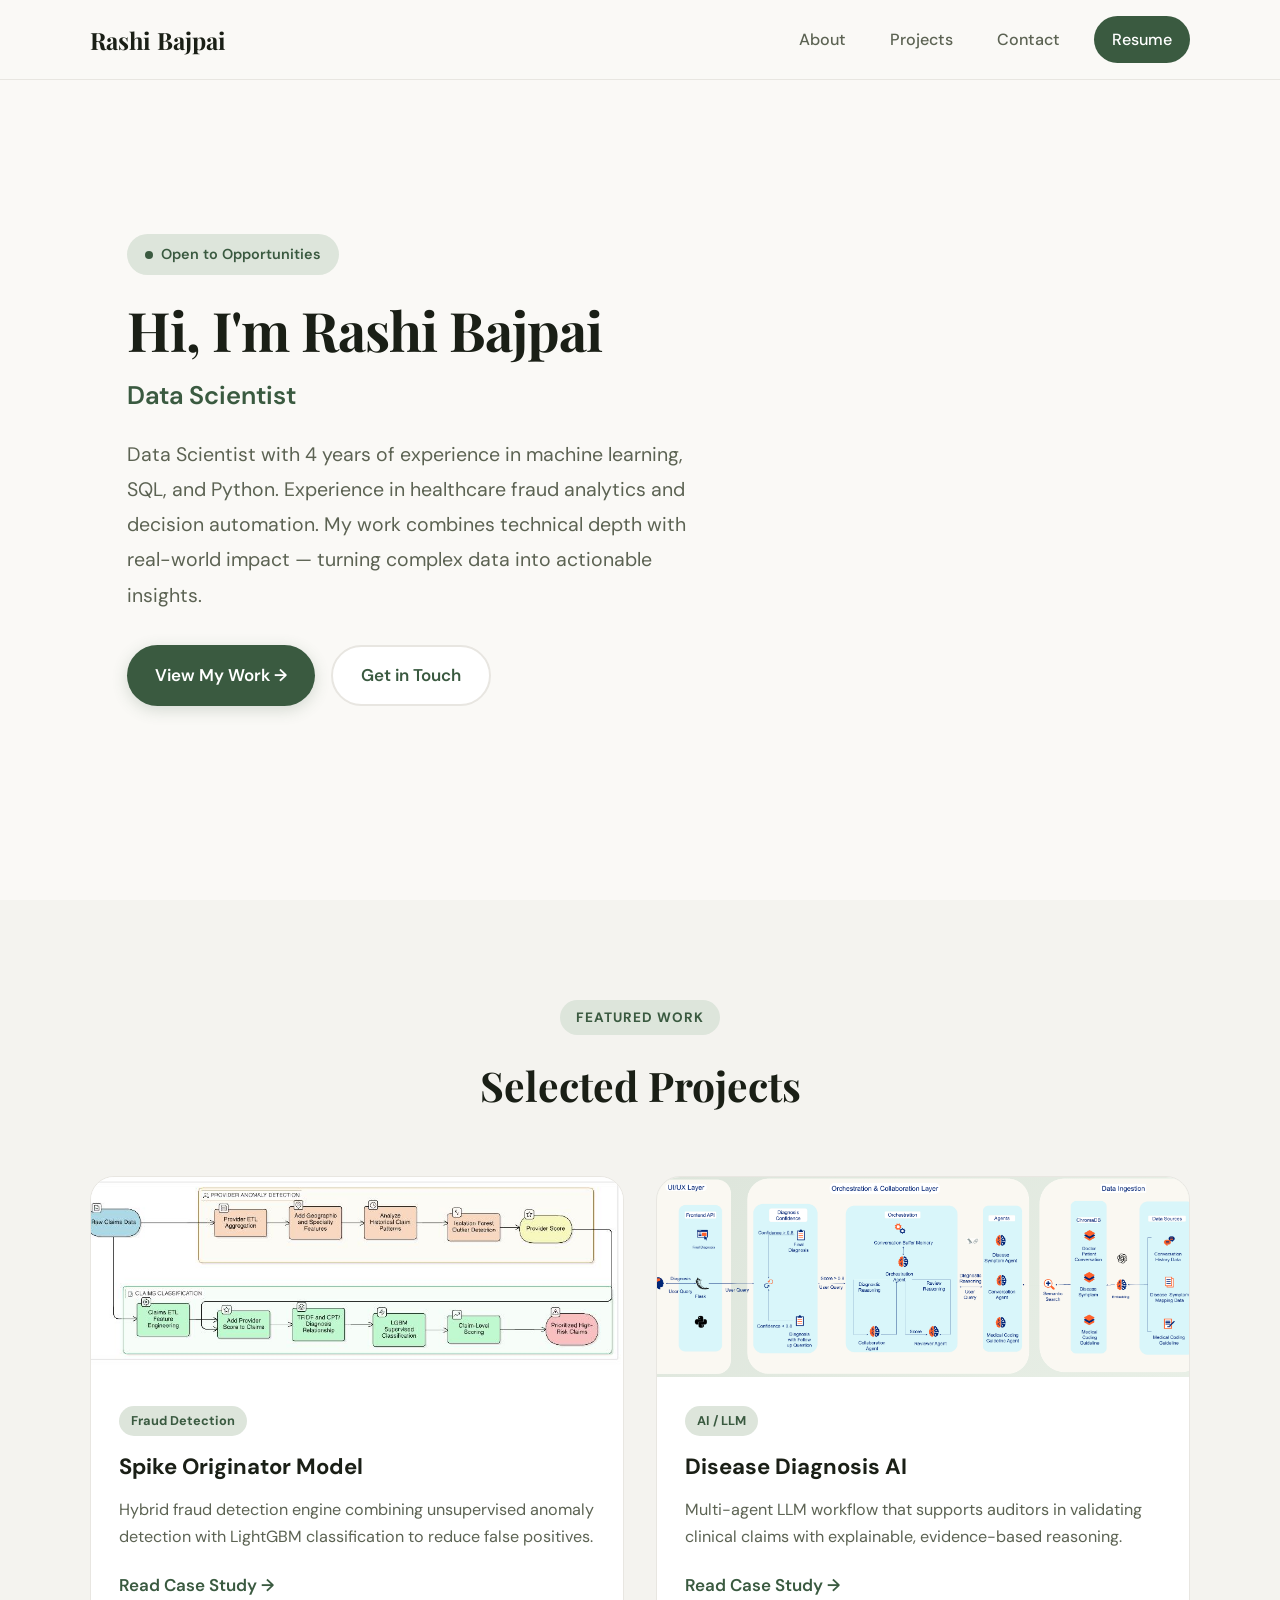
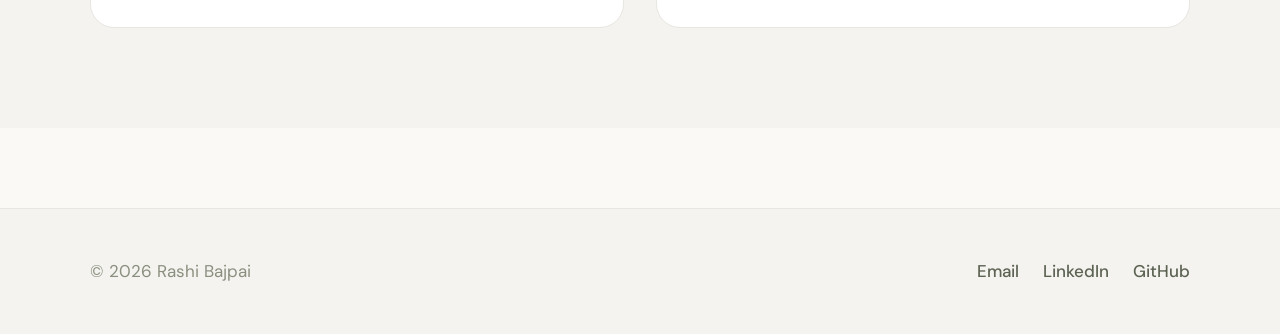
<file: index.html>
<!DOCTYPE html>
<html lang="en">
<head>
  <meta charset="UTF-8">
  <meta name="viewport" content="width=device-width, initial-scale=1.0">
  <title>Rashi Bajpai — Data Scientist</title>
  <link rel="stylesheet" href="style.css">
  <link rel="preconnect" href="https://fonts.googleapis.com">
  <link rel="preconnect" href="https://fonts.gstatic.com" crossorigin>
  <link href="https://fonts.googleapis.com/css2?family=DM+Sans:wght@400;500;600;700&family=Playfair+Display:wght@600;700&display=swap" rel="stylesheet">
</head>
<body>
  <!-- Navigation -->
  <nav>
    <div class="nav-inner">
      <a href="index.html" class="nav-logo">Rashi Bajpai</a>
      <div class="nav-links">
        <a href="about.html">About</a>
        <a href="projects.html">Projects</a>
        <a href="contact.html">Contact</a>
        <a href="Rashi_Bajpai_Resume.pdf" class="btn-resume" download>Resume</a>
      </div>
    </div>
  </nav>

  <!-- Hero Section -->
  <section class="hero">
    <div class="hero-inner">
      <div class="hero-content">
        <div class="hero-badge">
          <span class="dot"></span> Open to Opportunities
        </div>
        <h1 class="hero-title">Hi, I'm Rashi Bajpai</h1>
        <h2 class="hero-subtitle">Data Scientist</h2>
        <p class="hero-bio">
          Data Scientist with 4 years of experience in machine learning, SQL, and Python. 
          Experience in healthcare fraud analytics and decision automation. 
          My work combines technical depth with real-world impact — turning complex data into actionable insights.
        </p>
        <div class="hero-cta">
          <a href="projects.html" class="btn btn-main">View My Work →</a>
          <a href="contact.html" class="btn btn-alt">Get in Touch</a>
        </div>
      </div>
    </div>
  </section>

  <!-- Featured Projects Section -->
  <div class="section-alt">
    <div class="section-inner">
    <div class="section-header">
      <span class="section-label">Featured Work</span>
      <h2>Selected Projects</h2>
    </div>
    <div class="grid-2">
      <div class="project-card">
        <div class="project-thumb"><img src="70135.JPG" alt="Spike Originator" style="width:100%;height:100%;object-fit:cover;"></div>
        <div class="project-body">
          <span class="project-tag">Fraud Detection</span>
          <h3>Spike Originator Model</h3>
          <p>Hybrid fraud detection engine combining unsupervised anomaly detection with LightGBM classification to reduce false positives.</p>
          <a href="project-spike.html" class="project-link">Read Case Study →</a>
        </div>
      </div>
      <div class="project-card">
        <div class="project-thumb"><img src="disease_diagnosis.png" alt="Disease Diagnosis AI" style="width:100%;height:100%;object-fit:cover;"></div>
        <div class="project-body">
          <span class="project-tag">AI / LLM</span>
          <h3>Disease Diagnosis AI</h3>
          <p>Multi-agent LLM workflow that supports auditors in validating clinical claims with explainable, evidence-based reasoning.</p>
          <a href="project-diagnosis.html" class="project-link">Read Case Study →</a>
        </div>
      </div>
    </div>
    </div>
  </div>

  <!-- Footer -->
  <footer class="footer">
    <div class="footer-inner">
      <div class="footer-name">© 2026 Rashi Bajpai</div>
      <div class="footer-links">
        <a href="mailto:rashibajpai1999@gmail.com">Email</a>
        <a href="https://linkedin.com/in/rashibajpai" target="_blank">LinkedIn</a>
        <a href="https://github.com/rashi211" target="_blank">GitHub</a>
      </div>
    </div>
  </footer>

  <script src="script.js"></script>
</body>
</html>
</file>
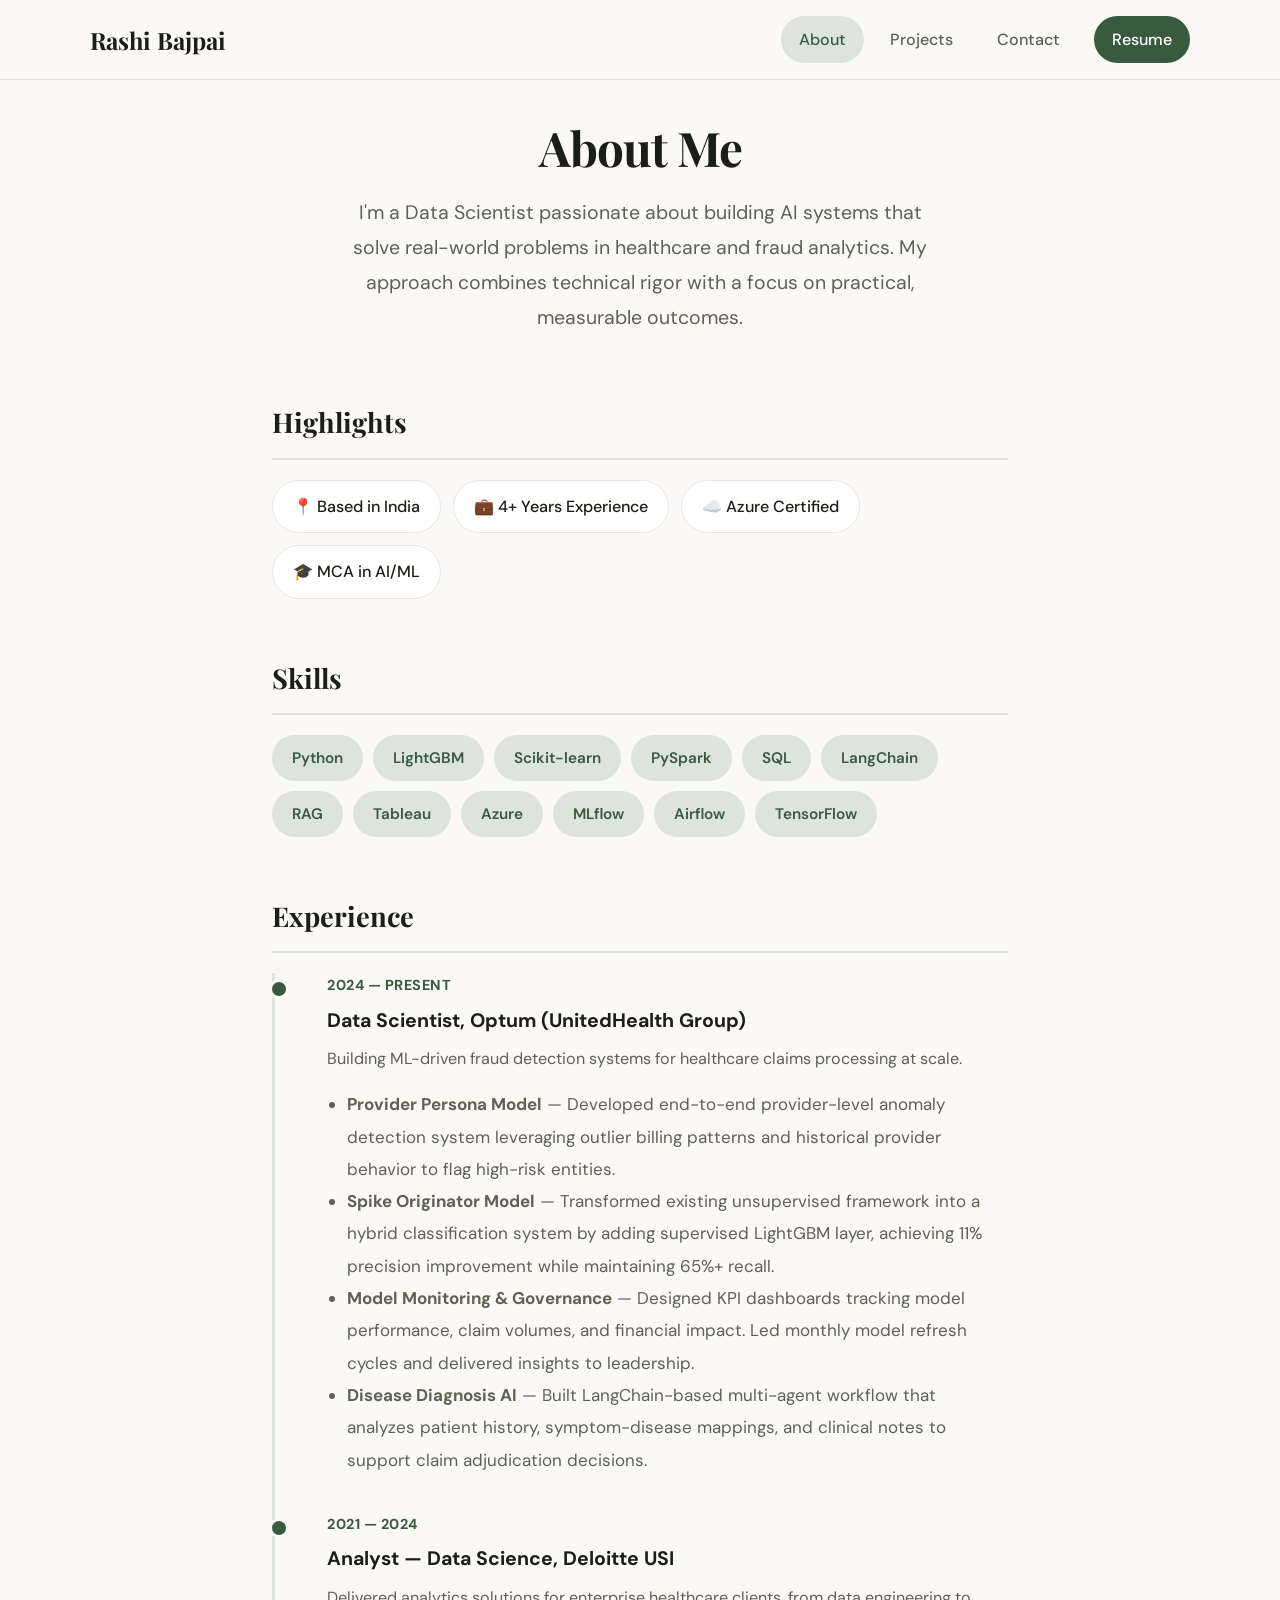
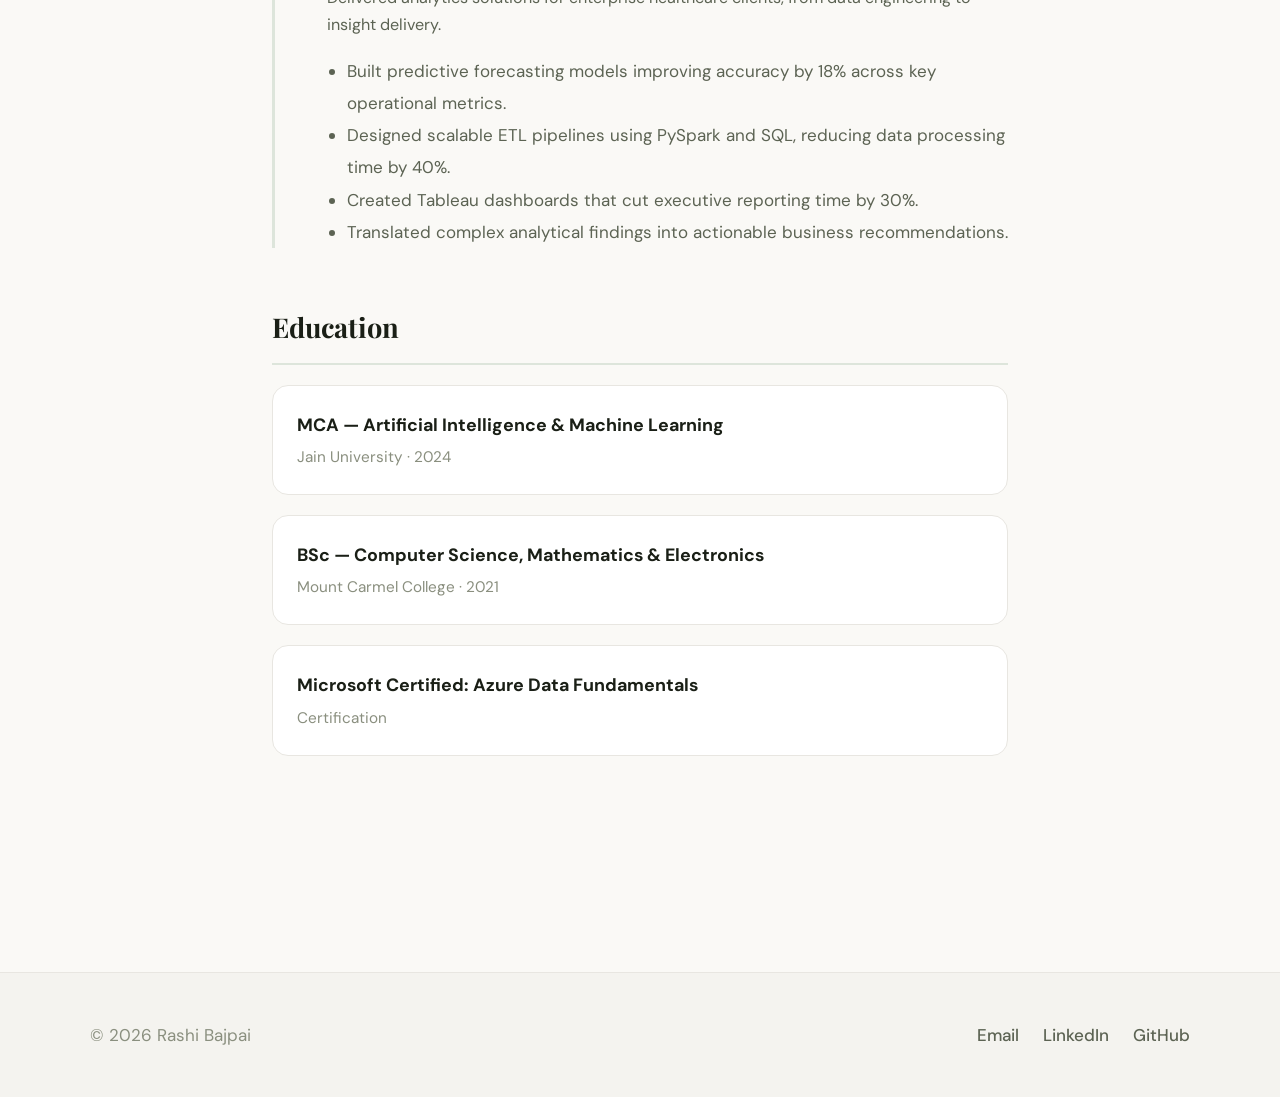
<file: about.html>
<!DOCTYPE html>
<html lang="en">
<head>
  <meta charset="UTF-8">
  <meta name="viewport" content="width=device-width, initial-scale=1.0">
  <title>About — Rashi Bajpai</title>
  <link rel="stylesheet" href="style.css">
  <link rel="preconnect" href="https://fonts.googleapis.com">
  <link rel="preconnect" href="https://fonts.gstatic.com" crossorigin>
  <link href="https://fonts.googleapis.com/css2?family=DM+Sans:wght@400;500;600;700&family=Playfair+Display:wght@600;700&display=swap" rel="stylesheet">
</head>
<body>
  <!-- Navigation -->
  <nav>
    <div class="nav-inner">
      <a href="index.html" class="nav-logo">Rashi Bajpai</a>
      <div class="nav-links">
        <a href="about.html" class="active">About</a>
        <a href="projects.html">Projects</a>
        <a href="contact.html">Contact</a>
        <a href="Rashi_Bajpai_Resume.pdf" class="btn-resume" download>Resume</a>
      </div>
    </div>
  </nav>

  <main class="about-main">
    <!-- Hero -->
    <section class="about-hero">
      <h1 class="hero-title">About Me</h1>
      <p class="hero-bio">
        I'm a Data Scientist passionate about building AI systems that solve real-world problems in healthcare and fraud analytics. 
        My approach combines technical rigor with a focus on practical, measurable outcomes.
      </p>
    </section>

    <!-- Highlights -->
    <section class="about-section">
      <h2>Highlights</h2>
      <ul class="highlights-list">
        <li>📍 Based in India</li>
        <li>💼 4+ Years Experience</li>
        <li>☁️ Azure Certified</li>
        <li>🎓 MCA in AI/ML</li>
      </ul>
    </section>

    <!-- Skills -->
    <section class="about-section">
      <h2>Skills</h2>
      <div class="skills-tags">
        <span>Python</span>
        <span>LightGBM</span>
        <span>Scikit-learn</span>
        <span>PySpark</span>
        <span>SQL</span>
        <span>LangChain</span>
        <span>RAG</span>
        <span>Tableau</span>
        <span>Azure</span>
        <span>MLflow</span>
        <span>Airflow</span>
        <span>TensorFlow</span>
      </div>
    </section>

    <!-- Experience -->
    <section class="about-section">
      <h2>Experience</h2>
      <div class="timeline">
        <div class="timeline-item">
          <div class="timeline-date">2024 — Present</div>
          <div class="timeline-role">Data Scientist, Optum (UnitedHealth Group)</div>
          <div class="timeline-desc">
            Building ML-driven fraud detection systems for healthcare claims processing at scale.
          </div>
          <ul style="margin-top:16px;padding-left:20px;color:var(--text-light);line-height:1.9;">
            <li><strong>Provider Persona Model</strong> — Developed end-to-end provider-level anomaly detection system leveraging outlier billing patterns and historical provider behavior to flag high-risk entities.</li>
            <li><strong>Spike Originator Model</strong> — Transformed existing unsupervised framework into a hybrid classification system by adding supervised LightGBM layer, achieving 11% precision improvement while maintaining 65%+ recall.</li>
            <li><strong>Model Monitoring & Governance</strong> — Designed KPI dashboards tracking model performance, claim volumes, and financial impact. Led monthly model refresh cycles and delivered insights to leadership.</li>
            <li><strong>Disease Diagnosis AI</strong> — Built LangChain-based multi-agent workflow that analyzes patient history, symptom-disease mappings, and clinical notes to support claim adjudication decisions.</li>
          </ul>
        </div>
        <div class="timeline-item">
          <div class="timeline-date">2021 — 2024</div>
          <div class="timeline-role">Analyst — Data Science, Deloitte USI</div>
          <div class="timeline-desc">
            Delivered analytics solutions for enterprise healthcare clients, from data engineering to insight delivery.
          </div>
          <ul style="margin-top:16px;padding-left:20px;color:var(--text-light);line-height:1.9;">
            <li>Built predictive forecasting models improving accuracy by 18% across key operational metrics.</li>
            <li>Designed scalable ETL pipelines using PySpark and SQL, reducing data processing time by 40%.</li>
            <li>Created Tableau dashboards that cut executive reporting time by 30%.</li>
            <li>Translated complex analytical findings into actionable business recommendations.</li>
          </ul>
        </div>
      </div>
    </section>

    <!-- Education -->
    <section class="about-section">
      <h2>Education</h2>
      <div class="edu-list">
        <div class="edu-item">
          <div class="edu-degree">MCA — Artificial Intelligence & Machine Learning</div>
          <div class="edu-school">Jain University · 2024</div>
        </div>
        <div class="edu-item">
          <div class="edu-degree">BSc — Computer Science, Mathematics & Electronics</div>
          <div class="edu-school">Mount Carmel College · 2021</div>
        </div>
        <div class="edu-item">
          <div class="edu-degree">Microsoft Certified: Azure Data Fundamentals</div>
          <div class="edu-school">Certification</div>
        </div>
      </div>
    </section>
  </main>

  <!-- Footer -->
  <footer class="footer">
    <div class="footer-inner">
      <div class="footer-name">© 2026 Rashi Bajpai</div>
      <div class="footer-links">
        <a href="mailto:rashibajpai1999@gmail.com">Email</a>
        <a href="https://linkedin.com/in/rashibajpai" target="_blank">LinkedIn</a>
        <a href="https://github.com/rashi211" target="_blank">GitHub</a>
      </div>
    </div>
  </footer>

  <script src="script.js"></script>
</body>
</html>
</file>
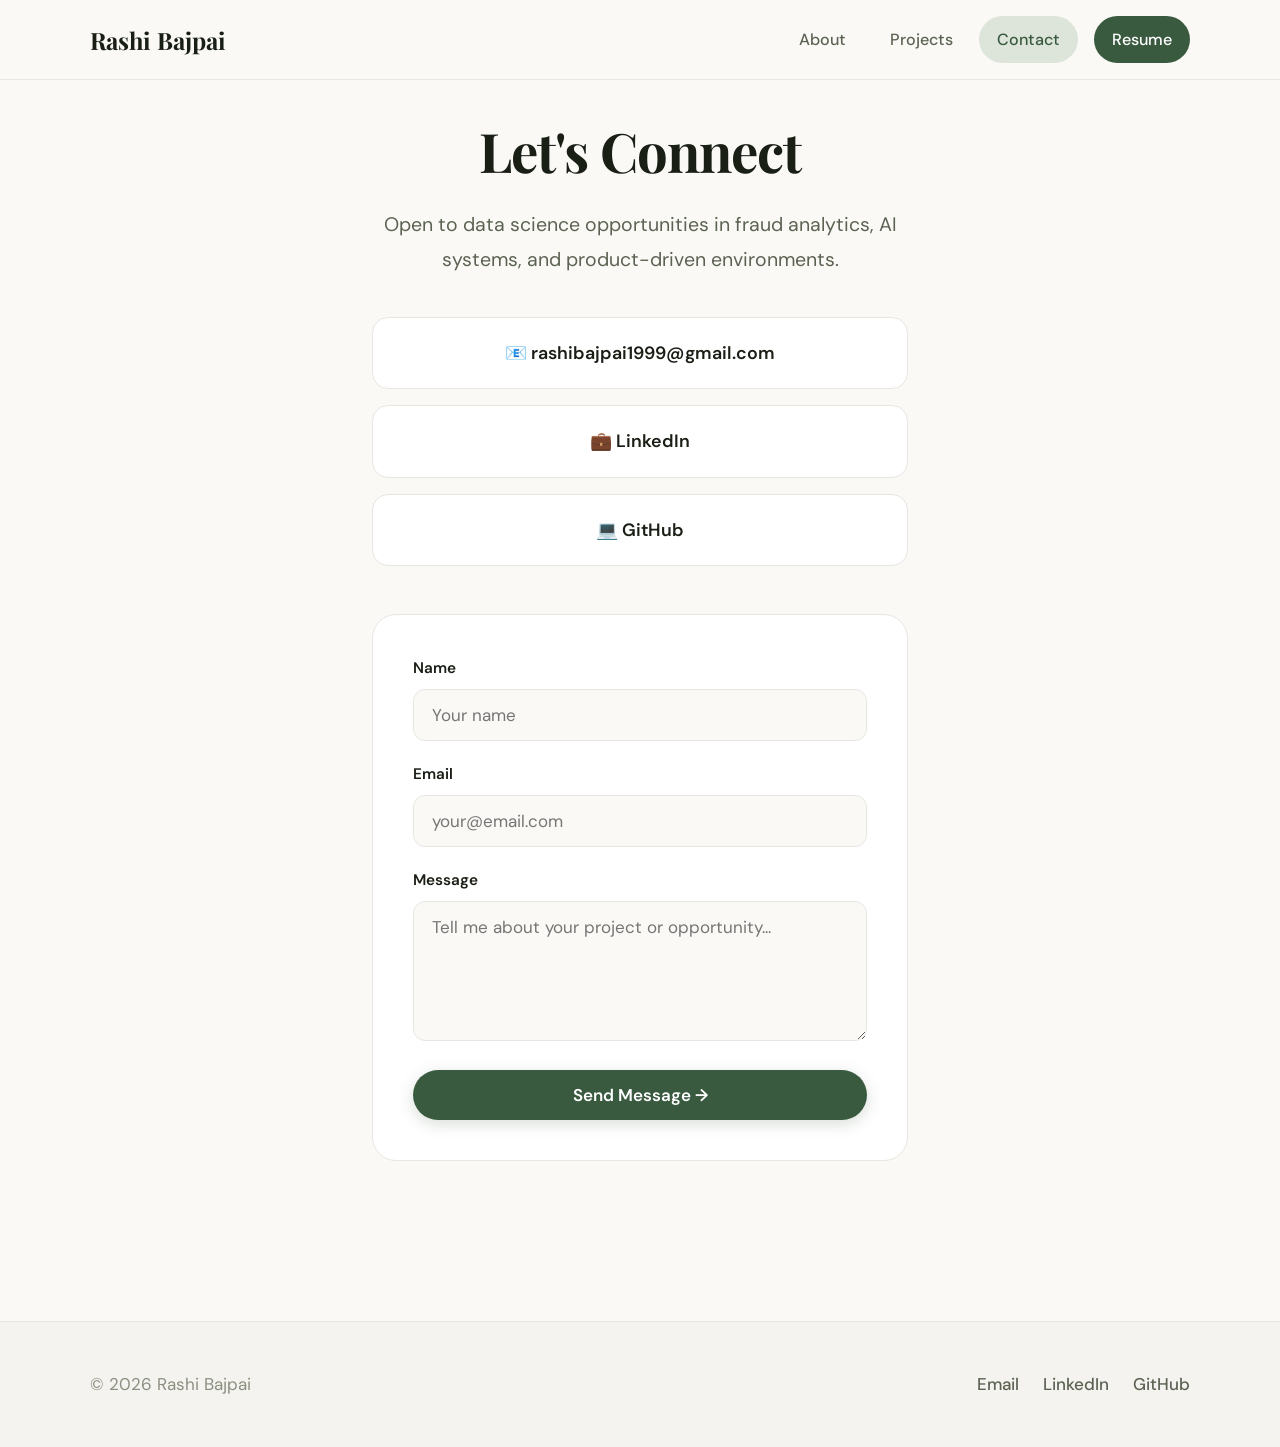
<file: contact.html>
<!DOCTYPE html>
<html lang="en">
<head>
  <meta charset="UTF-8">
  <meta name="viewport" content="width=device-width, initial-scale=1.0">
  <title>Contact — Rashi Bajpai</title>
  <link rel="stylesheet" href="style.css">
  <link rel="preconnect" href="https://fonts.googleapis.com">
  <link rel="preconnect" href="https://fonts.gstatic.com" crossorigin>
  <link href="https://fonts.googleapis.com/css2?family=DM+Sans:wght@400;500;600;700&family=Playfair+Display:wght@600;700&display=swap" rel="stylesheet">
</head>
<body>
  <!-- Navigation -->
  <nav>
    <div class="nav-inner">
      <a href="index.html" class="nav-logo">Rashi Bajpai</a>
      <div class="nav-links">
        <a href="about.html">About</a>
        <a href="projects.html">Projects</a>
        <a href="contact.html" class="active">Contact</a>
        <a href="Rashi_Bajpai_Resume.pdf" class="btn-resume" download>Resume</a>
      </div>
    </div>
  </nav>

  <main class="contact-main">
    <h1 class="hero-title">Let's Connect</h1>
    <p class="hero-bio" style="margin-bottom: 40px;">
      Open to data science opportunities in fraud analytics, AI systems, and product-driven environments.
    </p>

    <div class="contact-links-list">
      <a href="mailto:rashibajpai1999@gmail.com">📧 rashibajpai1999@gmail.com</a>
      <a href="https://linkedin.com/in/rashibajpai" target="_blank">💼 LinkedIn</a>
      <a href="https://github.com/rashi211" target="_blank">💻 GitHub</a>
    </div>

    <form class="contact-form" action="https://formspree.io/f/placeholder" method="POST">
      <label for="name">Name</label>
      <input type="text" id="name" name="name" placeholder="Your name" required>
      
      <label for="email">Email</label>
      <input type="email" id="email" name="email" placeholder="your@email.com" required>
      
      <label for="message">Message</label>
      <textarea id="message" name="message" rows="5" placeholder="Tell me about your project or opportunity..." required></textarea>
      
      <button type="submit" class="btn btn-main">Send Message →</button>
    </form>
  </main>

  <!-- Footer -->
  <footer class="footer">
    <div class="footer-inner">
      <div class="footer-name">© 2026 Rashi Bajpai</div>
      <div class="footer-links">
        <a href="mailto:rashibajpai1999@gmail.com">Email</a>
        <a href="https://linkedin.com/in/rashibajpai" target="_blank">LinkedIn</a>
        <a href="https://github.com/rashi211" target="_blank">GitHub</a>
      </div>
    </div>
  </footer>

  <script src="script.js"></script>
</body>
</html>
</file>
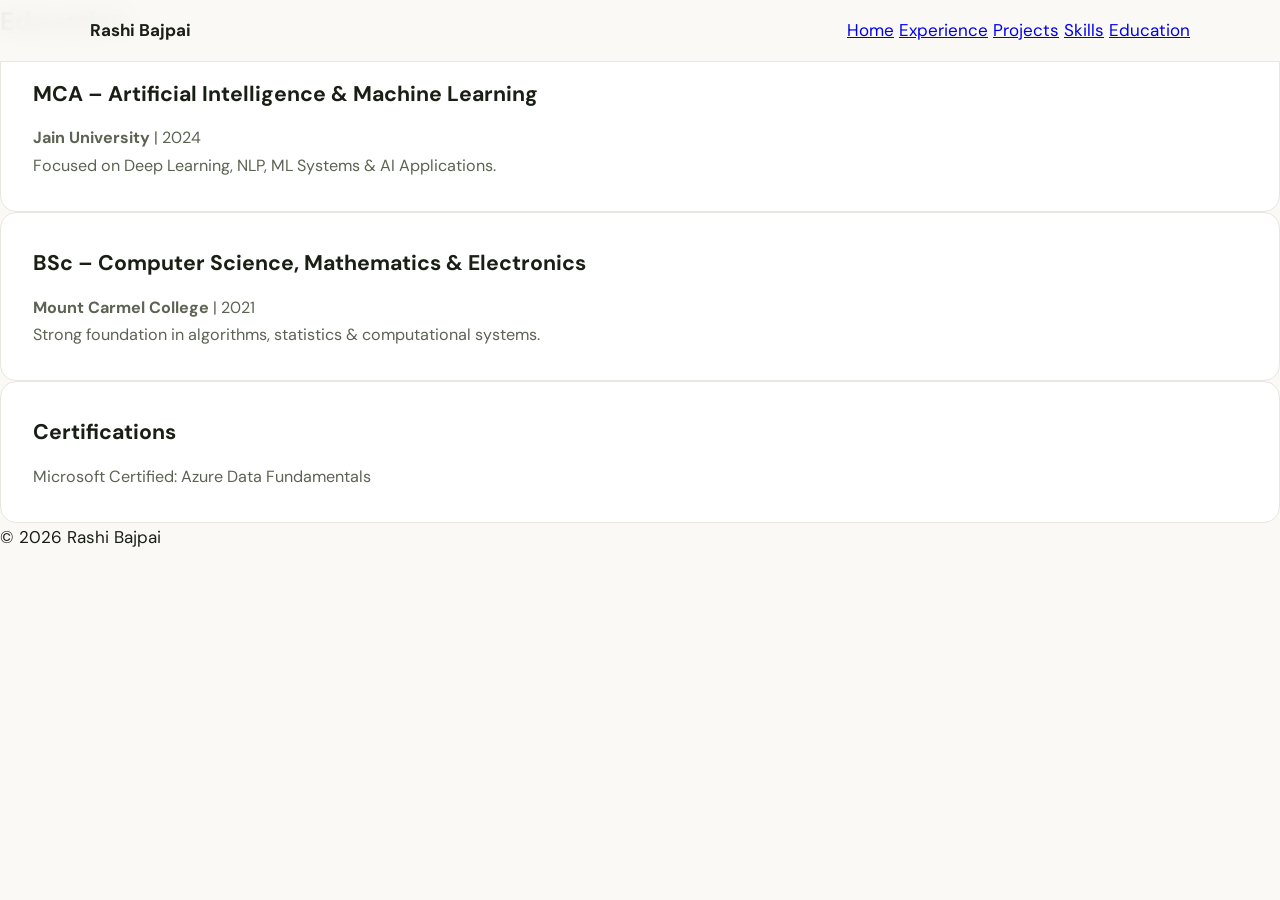
<file: education.html>
<!DOCTYPE html>
<html>
<head>
  <title>Education | Rashi Bajpai</title>
  <meta name="viewport" content="width=device-width, initial-scale=1.0">
  <link rel="stylesheet" href="style.css">
</head>

<body>

<nav>
  <div class="nav-inner">
    <strong>Rashi Bajpai</strong>
    <div>
      <a href="index.html">Home</a>
      <a href="experience.html">Experience</a>
      <a href="projects.html">Projects</a>
      <a href="skills.html">Skills</a>
      <a href="education.html">Education</a>
    </div>
  </div>
</nav>

<div class="container">
<h2>Education</h2>

<div class="card">
  <h3>MCA – Artificial Intelligence & Machine Learning</h3>
  <p><strong>Jain University</strong> | 2024</p>
  <p>Focused on Deep Learning, NLP, ML Systems & AI Applications.</p>
</div>

<div class="card">
  <h3>BSc – Computer Science, Mathematics & Electronics</h3>
  <p><strong>Mount Carmel College</strong> | 2021</p>
  <p>Strong foundation in algorithms, statistics & computational systems.</p>
</div>

<div class="card">
  <h3>Certifications</h3>
  <p>Microsoft Certified: Azure Data Fundamentals</p>
</div>

</div>

<footer>
© 2026 Rashi Bajpai
</footer>

<script src="script.js"></script>
</body>
</html>
</file>
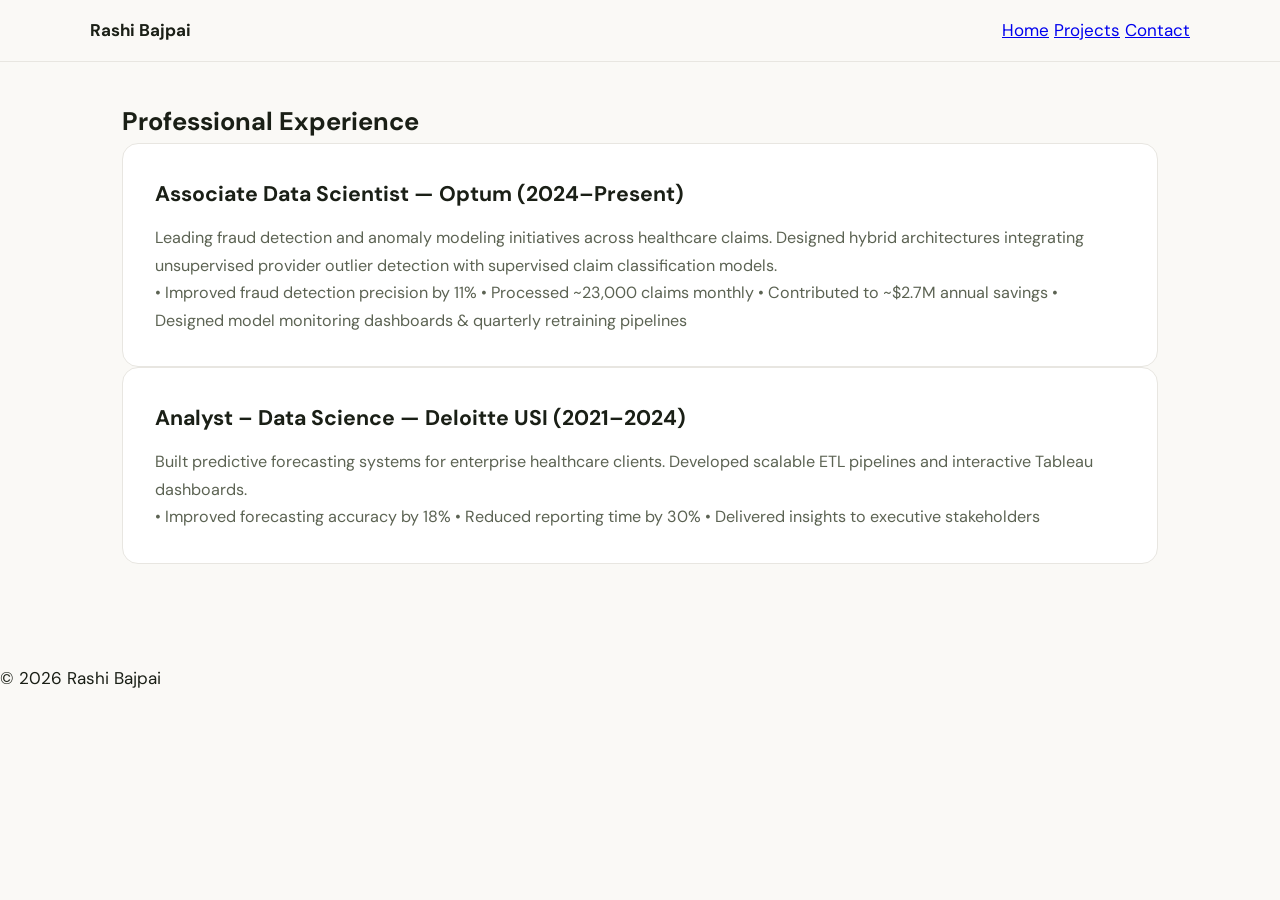
<file: experience.html>
<!DOCTYPE html>
<html>
<head>
<title>Experience | Rashi Bajpai</title>
<meta name="viewport" content="width=device-width, initial-scale=1.0">
<link rel="stylesheet" href="style.css">
</head>
<body>

<nav>
<div class="nav-inner">
<strong>Rashi Bajpai</strong>
<div>
<a href="index.html">Home</a>
<a href="projects.html">Projects</a>
<a href="contact.html">Contact</a>
</div>
</div>
</nav>

<section class="section">
<h2>Professional Experience</h2>

<div class="card">
<h3>Associate Data Scientist — Optum (2024–Present)</h3>
<p>
Leading fraud detection and anomaly modeling initiatives across healthcare claims.
Designed hybrid architectures integrating unsupervised provider outlier detection
with supervised claim classification models.
</p>
<p>
• Improved fraud detection precision by 11%  
• Processed ~23,000 claims monthly  
• Contributed to ~$2.7M annual savings  
• Designed model monitoring dashboards & quarterly retraining pipelines
</p>
</div>

<div class="card">
<h3>Analyst – Data Science — Deloitte USI (2021–2024)</h3>
<p>
Built predictive forecasting systems for enterprise healthcare clients.
Developed scalable ETL pipelines and interactive Tableau dashboards.
</p>
<p>
• Improved forecasting accuracy by 18%  
• Reduced reporting time by 30%  
• Delivered insights to executive stakeholders  
</p>
</div>

</section>

<footer>© 2026 Rashi Bajpai</footer>
<script src="script.js"></script>
</body>
</html>
</file>
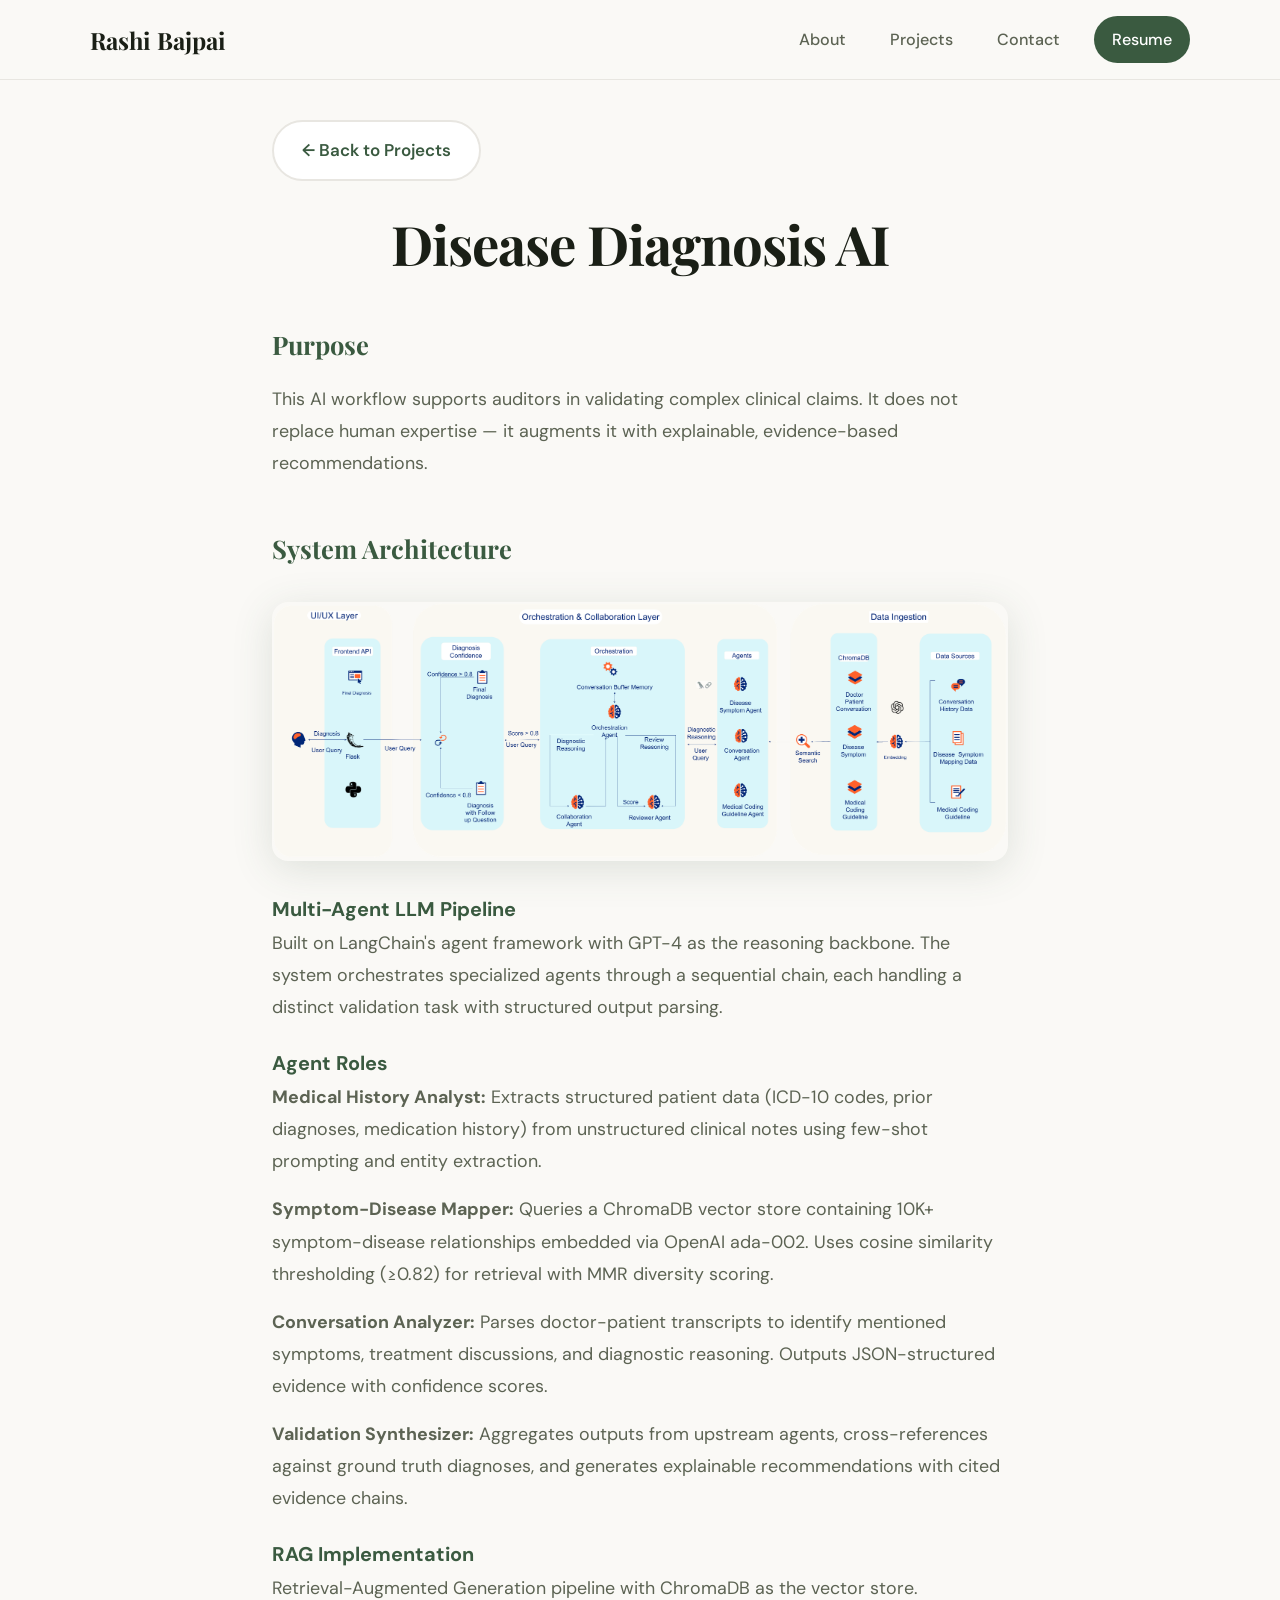
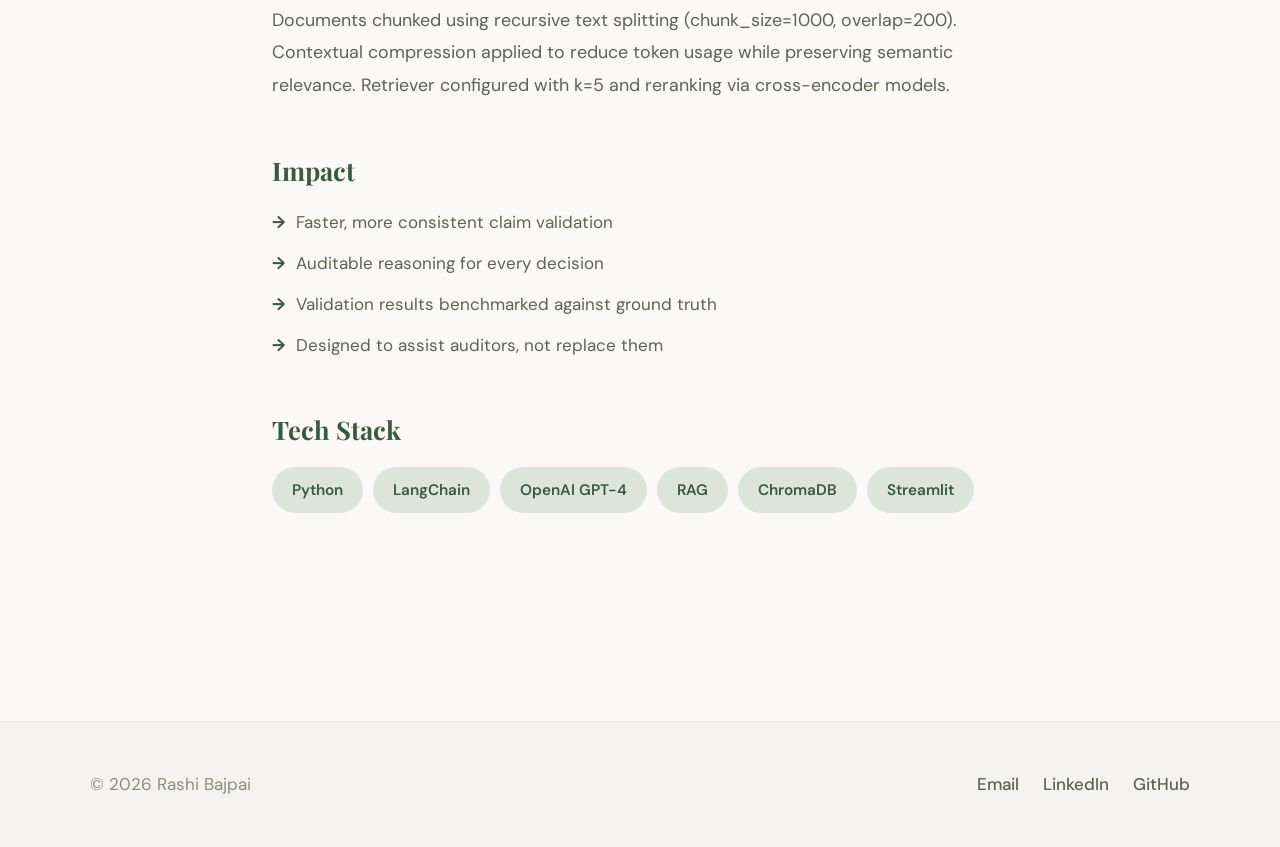
<file: project-diagnosis.html>
<!DOCTYPE html>
<html lang="en">
<head>
  <meta charset="UTF-8">
  <meta name="viewport" content="width=device-width, initial-scale=1.0">
  <title>Disease Diagnosis AI — Case Study | Rashi Bajpai</title>
  <link rel="stylesheet" href="style.css">
  <link rel="preconnect" href="https://fonts.googleapis.com">
  <link rel="preconnect" href="https://fonts.gstatic.com" crossorigin>
  <link href="https://fonts.googleapis.com/css2?family=DM+Sans:wght@400;500;600;700&family=Playfair+Display:wght@600;700&display=swap" rel="stylesheet">
</head>
<body>
  <!-- Navigation -->
  <nav>
    <div class="nav-inner">
      <a href="index.html" class="nav-logo">Rashi Bajpai</a>
      <div class="nav-links">
        <a href="about.html">About</a>
        <a href="projects.html">Projects</a>
        <a href="contact.html">Contact</a>
        <a href="Rashi_Bajpai_Resume.pdf" class="btn-resume" download>Resume</a>
      </div>
    </div>
  </nav>

  <main class="case-main">
    <a href="projects.html" class="btn btn-alt" style="margin-bottom: 32px;">← Back to Projects</a>
    
    <h1 class="hero-title">Disease Diagnosis AI</h1>

    <section class="case-section">
      <h2>Purpose</h2>
      <p>
        This AI workflow supports auditors in validating complex clinical claims. It does not replace human expertise — 
        it augments it with explainable, evidence-based recommendations.
      </p>
    </section>

    <section class="case-section">
      <h2>System Architecture</h2>
      <img src="disease_diagnosis.png" alt="Architecture Diagram" style="width: 100%; max-width: 1200px; border-radius: 16px; margin: 32px auto; display: block; box-shadow: 0 8px 40px rgba(58,90,64,0.15);">
      
      <h3 style="margin-top: 32px; color: var(--accent);">Multi-Agent LLM Pipeline</h3>
      <p>
        Built on LangChain's agent framework with GPT-4 as the reasoning backbone. The system orchestrates specialized agents 
        through a sequential chain, each handling a distinct validation task with structured output parsing.
      </p>
      
      <h3 style="margin-top: 24px; color: var(--accent);">Agent Roles</h3>
      <p>
        <strong>Medical History Analyst:</strong> Extracts structured patient data (ICD-10 codes, prior diagnoses, medication history) 
        from unstructured clinical notes using few-shot prompting and entity extraction.
      </p>
      <p>
        <strong>Symptom-Disease Mapper:</strong> Queries a ChromaDB vector store containing 10K+ symptom-disease relationships 
        embedded via OpenAI ada-002. Uses cosine similarity thresholding (≥0.82) for retrieval with MMR diversity scoring.
      </p>
      <p>
        <strong>Conversation Analyzer:</strong> Parses doctor-patient transcripts to identify mentioned symptoms, treatment discussions, 
        and diagnostic reasoning. Outputs JSON-structured evidence with confidence scores.
      </p>
      <p>
        <strong>Validation Synthesizer:</strong> Aggregates outputs from upstream agents, cross-references against ground truth diagnoses, 
        and generates explainable recommendations with cited evidence chains.
      </p>
      
      <h3 style="margin-top: 24px; color: var(--accent);">RAG Implementation</h3>
      <p>
        Retrieval-Augmented Generation pipeline with ChromaDB as the vector store. Documents chunked using recursive text splitting 
        (chunk_size=1000, overlap=200). Contextual compression applied to reduce token usage while preserving semantic relevance. 
        Retriever configured with k=5 and reranking via cross-encoder models.
      </p>
    </section>

    <section class="case-section">
      <h2>Impact</h2>
      <ul>
        <li>Faster, more consistent claim validation</li>
        <li>Auditable reasoning for every decision</li>
        <li>Validation results benchmarked against ground truth</li>
        <li>Designed to assist auditors, not replace them</li>
      </ul>
    </section>

    <section class="case-section">
      <h2>Tech Stack</h2>
      <div class="skills-tags">
        <span>Python</span>
        <span>LangChain</span>
        <span>OpenAI GPT-4</span>
        <span>RAG</span>
        <span>ChromaDB</span>
        <span>Streamlit</span>
      </div>
    </section>
  </main>

  <!-- Footer -->
  <footer class="footer">
    <div class="footer-inner">
      <div class="footer-name">© 2026 Rashi Bajpai</div>
      <div class="footer-links">
        <a href="mailto:rashibajpai1999@gmail.com">Email</a>
        <a href="https://linkedin.com/in/rashibajpai" target="_blank">LinkedIn</a>
        <a href="https://github.com/rashi211" target="_blank">GitHub</a>
      </div>
    </div>
  </footer>

  <script src="script.js"></script>
</body>
</html>
</file>
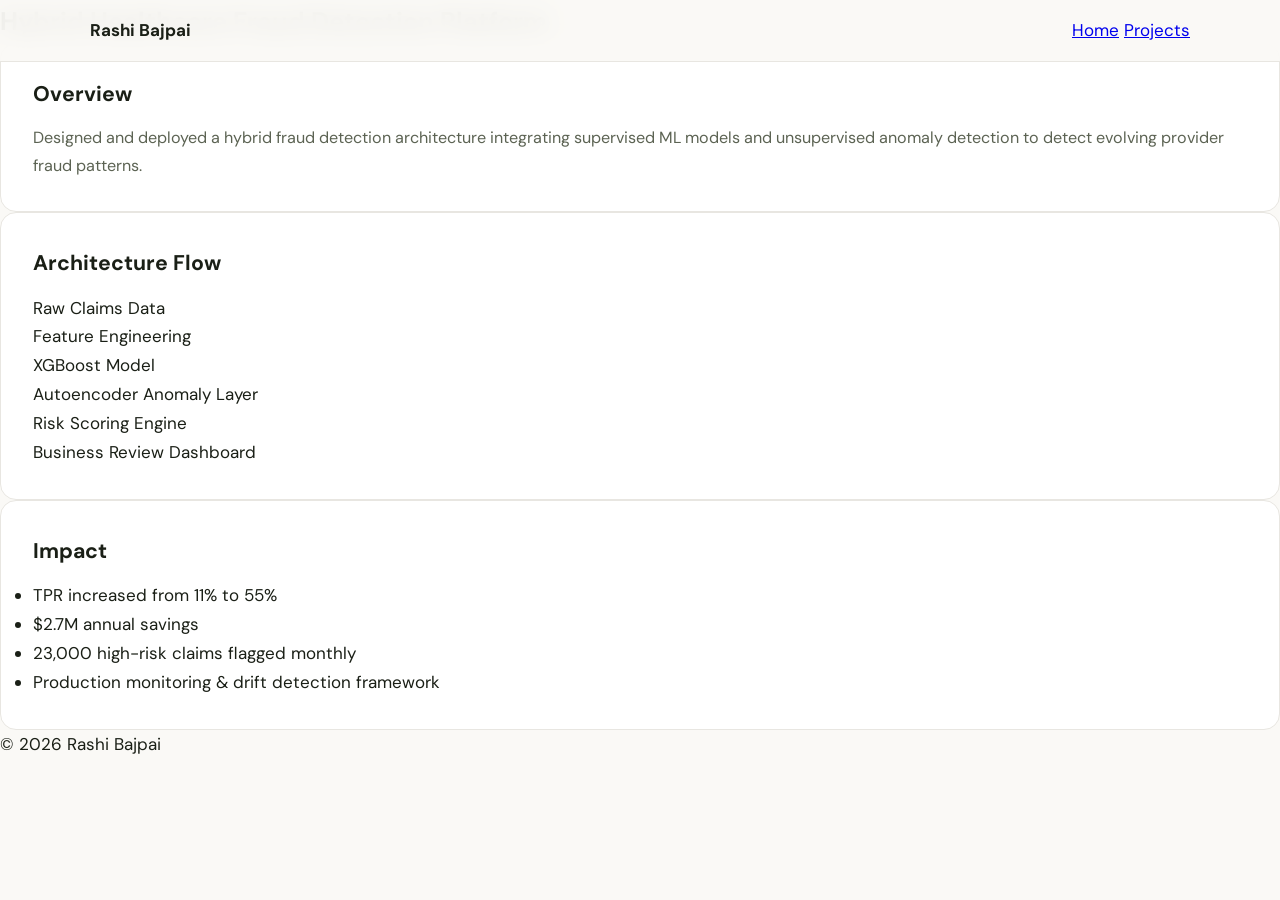
<file: project-fraud.html>
<!DOCTYPE html>
<html>
<head>
<title>Fraud Detection Case Study</title>
<link rel="stylesheet" href="style.css">
</head>
<body>

<nav>
<div class="nav-inner">
<strong>Rashi Bajpai</strong>
<div>
<a href="index.html">Home</a>
<a href="projects.html">Projects</a>
</div>
</div>
</nav>

<div class="container">
<h2>Hybrid Healthcare Fraud Detection Platform</h2>

<div class="card">
<h3>Overview</h3>
<p>Designed and deployed a hybrid fraud detection architecture integrating supervised ML models and unsupervised anomaly detection to detect evolving provider fraud patterns.</p>
</div>

<div class="card">
<h3>Architecture Flow</h3>
<div class="flow">
<div class="flow-box">Raw Claims Data</div>
<div class="flow-box">Feature Engineering</div>
<div class="flow-box">XGBoost Model</div>
<div class="flow-box">Autoencoder Anomaly Layer</div>
<div class="flow-box">Risk Scoring Engine</div>
<div class="flow-box">Business Review Dashboard</div>
</div>
</div>

<div class="card">
<h3>Impact</h3>
<ul>
<li>TPR increased from 11% to 55%</li>
<li>$2.7M annual savings</li>
<li>23,000 high-risk claims flagged monthly</li>
<li>Production monitoring & drift detection framework</li>
</ul>
</div>

</div>

<footer>© 2026 Rashi Bajpai</footer>
<script src="script.js"></script>
</body>
</html>
</file>
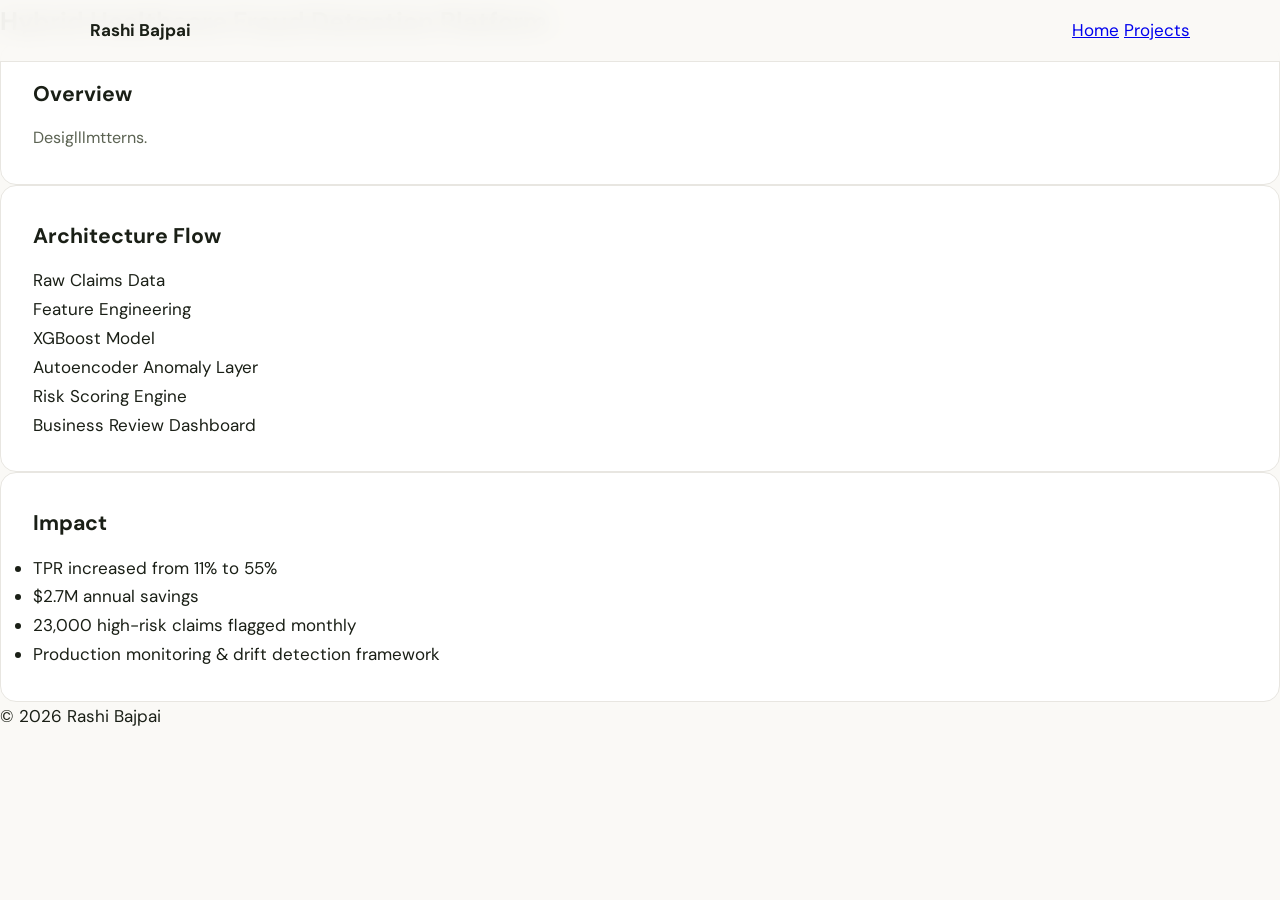
<file: project-llm.html>
<!DOCTYPE html>
<html>
<head>
<title>Fraud Detection Case Study</title>
<link rel="stylesheet" href="style.css">
</head>
<body>

<nav>
<div class="nav-inner">
<strong>Rashi Bajpai</strong>
<div>
<a href="index.html">Home</a>
<a href="projects.html">Projects</a>
</div>
</div>
</nav>

<div class="container">
<h2>Hybrid Healthcare Fraud Detection Platform</h2>

<div class="card">
<h3>Overview</h3>
<p>Desiglllmtterns.</p>
</div>

<div class="card">
<h3>Architecture Flow</h3>
<div class="flow">
<div class="flow-box">Raw Claims Data</div>
<div class="flow-box">Feature Engineering</div>
<div class="flow-box">XGBoost Model</div>
<div class="flow-box">Autoencoder Anomaly Layer</div>
<div class="flow-box">Risk Scoring Engine</div>
<div class="flow-box">Business Review Dashboard</div>
</div>
</div>

<div class="card">
<h3>Impact</h3>
<ul>
<li>TPR increased from 11% to 55%</li>
<li>$2.7M annual savings</li>
<li>23,000 high-risk claims flagged monthly</li>
<li>Production monitoring & drift detection framework</li>
</ul>
</div>

</div>

<footer>© 2026 Rashi Bajpai</footer>
<script src="script.js"></script>
</body>
</html>
</file>
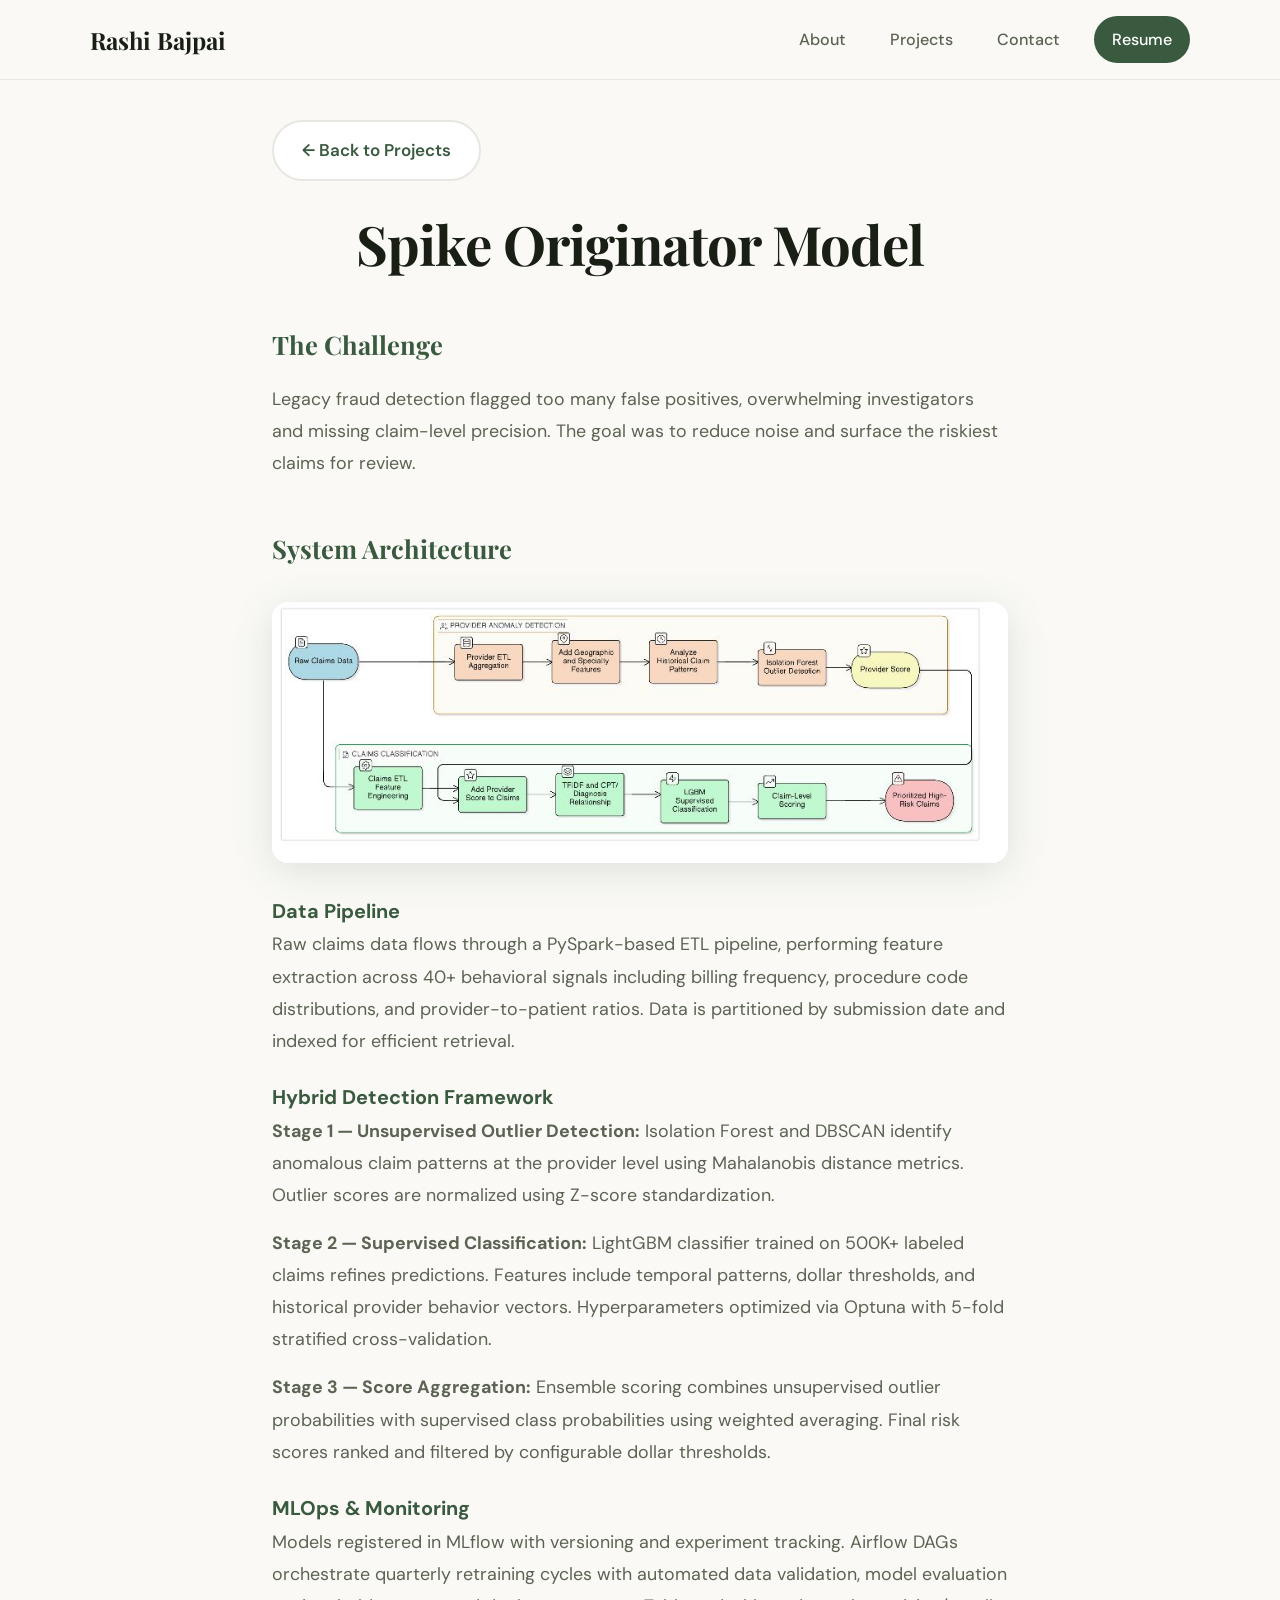
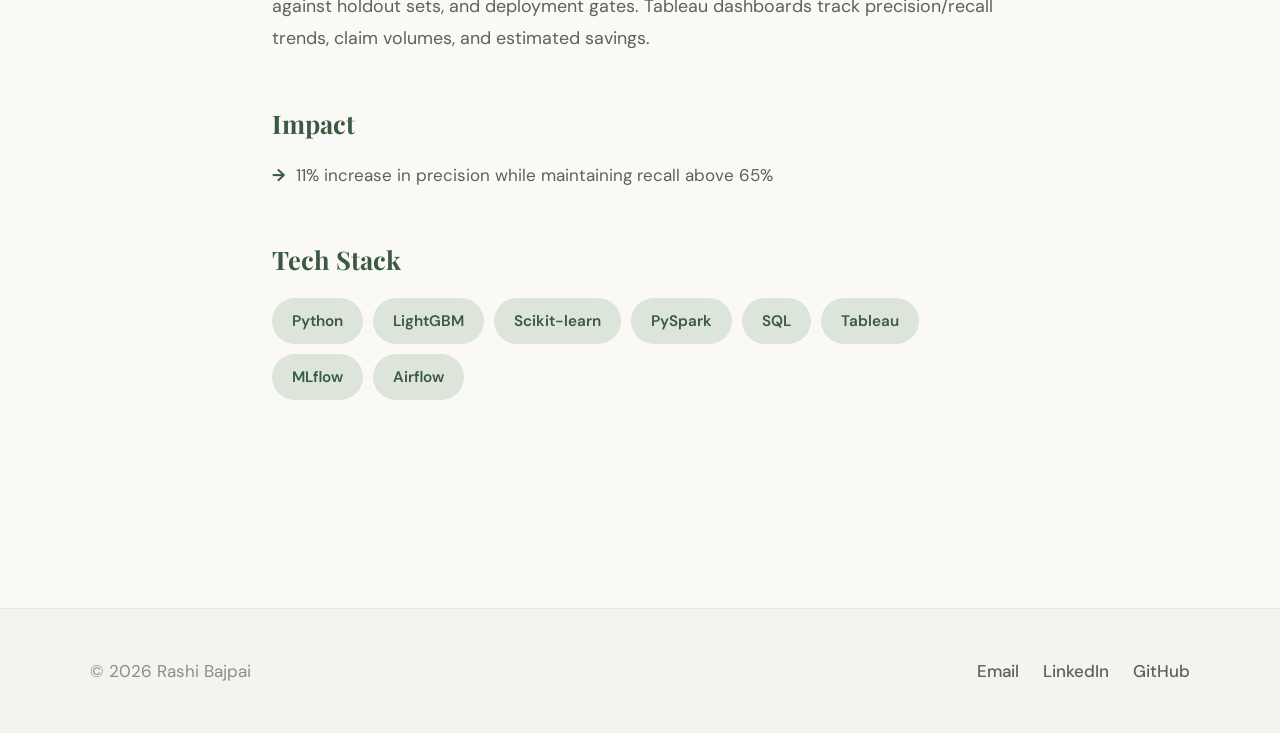
<file: project-spike.html>
<!DOCTYPE html>
<html lang="en">
<head>
  <meta charset="UTF-8">
  <meta name="viewport" content="width=device-width, initial-scale=1.0">
  <title>Spike Originator Model — Case Study | Rashi Bajpai</title>
  <link rel="stylesheet" href="style.css">
  <link rel="preconnect" href="https://fonts.googleapis.com">
  <link rel="preconnect" href="https://fonts.gstatic.com" crossorigin>
  <link href="https://fonts.googleapis.com/css2?family=DM+Sans:wght@400;500;600;700&family=Playfair+Display:wght@600;700&display=swap" rel="stylesheet">
</head>
<body>
  <!-- Navigation -->
  <nav>
    <div class="nav-inner">
      <a href="index.html" class="nav-logo">Rashi Bajpai</a>
      <div class="nav-links">
        <a href="about.html">About</a>
        <a href="projects.html">Projects</a>
        <a href="contact.html">Contact</a>
        <a href="Rashi_Bajpai_Resume.pdf" class="btn-resume" download>Resume</a>
      </div>
    </div>
  </nav>

  <main class="case-main">
    <a href="projects.html" class="btn btn-alt" style="margin-bottom: 32px;">← Back to Projects</a>
    
    <h1 class="hero-title">Spike Originator Model</h1>

    <section class="case-section">
      <h2>The Challenge</h2>
      <p>
        Legacy fraud detection flagged too many false positives, overwhelming investigators and missing claim-level precision. 
        The goal was to reduce noise and surface the riskiest claims for review.
      </p>
    </section>

    <section class="case-section">
      <h2>System Architecture</h2>
      <img src="70135.JPG" alt="Architecture Flow" style="width: 100%; max-width: 1200px; border-radius: 16px; margin: 32px auto; display: block; box-shadow: 0 8px 40px rgba(58,90,64,0.15);">
      
      <h3 style="margin-top: 32px; color: var(--accent);">Data Pipeline</h3>
      <p>
        Raw claims data flows through a PySpark-based ETL pipeline, performing feature extraction across 40+ behavioral signals 
        including billing frequency, procedure code distributions, and provider-to-patient ratios. Data is partitioned by 
        submission date and indexed for efficient retrieval.
      </p>
      
      <h3 style="margin-top: 24px; color: var(--accent);">Hybrid Detection Framework</h3>
      <p>
        <strong>Stage 1 — Unsupervised Outlier Detection:</strong> Isolation Forest and DBSCAN identify anomalous claim patterns 
        at the provider level using Mahalanobis distance metrics. Outlier scores are normalized using Z-score standardization.
      </p>
      <p>
        <strong>Stage 2 — Supervised Classification:</strong> LightGBM classifier trained on 500K+ labeled claims refines predictions. 
        Features include temporal patterns, dollar thresholds, and historical provider behavior vectors. Hyperparameters optimized via 
        Optuna with 5-fold stratified cross-validation.
      </p>
      <p>
        <strong>Stage 3 — Score Aggregation:</strong> Ensemble scoring combines unsupervised outlier probabilities with supervised 
        class probabilities using weighted averaging. Final risk scores ranked and filtered by configurable dollar thresholds.
      </p>
      
      <h3 style="margin-top: 24px; color: var(--accent);">MLOps & Monitoring</h3>
      <p>
        Models registered in MLflow with versioning and experiment tracking. Airflow DAGs orchestrate quarterly retraining cycles 
        with automated data validation, model evaluation against holdout sets, and deployment gates. Tableau dashboards track 
        precision/recall trends, claim volumes, and estimated savings.
      </p>
    </section>

    <section class="case-section">
      <h2>Impact</h2>
      <ul>
        <li>11% increase in precision while maintaining recall above 65%</li>
      </ul>
    </section>

    <section class="case-section">
      <h2>Tech Stack</h2>
      <div class="skills-tags">
        <span>Python</span>
        <span>LightGBM</span>
        <span>Scikit-learn</span>
        <span>PySpark</span>
        <span>SQL</span>
        <span>Tableau</span>
        <span>MLflow</span>
        <span>Airflow</span>
      </div>
    </section>
  </main>

  <!-- Footer -->
  <footer class="footer">
    <div class="footer-inner">
      <div class="footer-name">© 2026 Rashi Bajpai</div>
      <div class="footer-links">
        <a href="mailto:rashibajpai1999@gmail.com">Email</a>
        <a href="https://linkedin.com/in/rashibajpai" target="_blank">LinkedIn</a>
        <a href="https://github.com/rashi211" target="_blank">GitHub</a>
      </div>
    </div>
  </footer>

  <script src="script.js"></script>
</body>
</html>
</file>
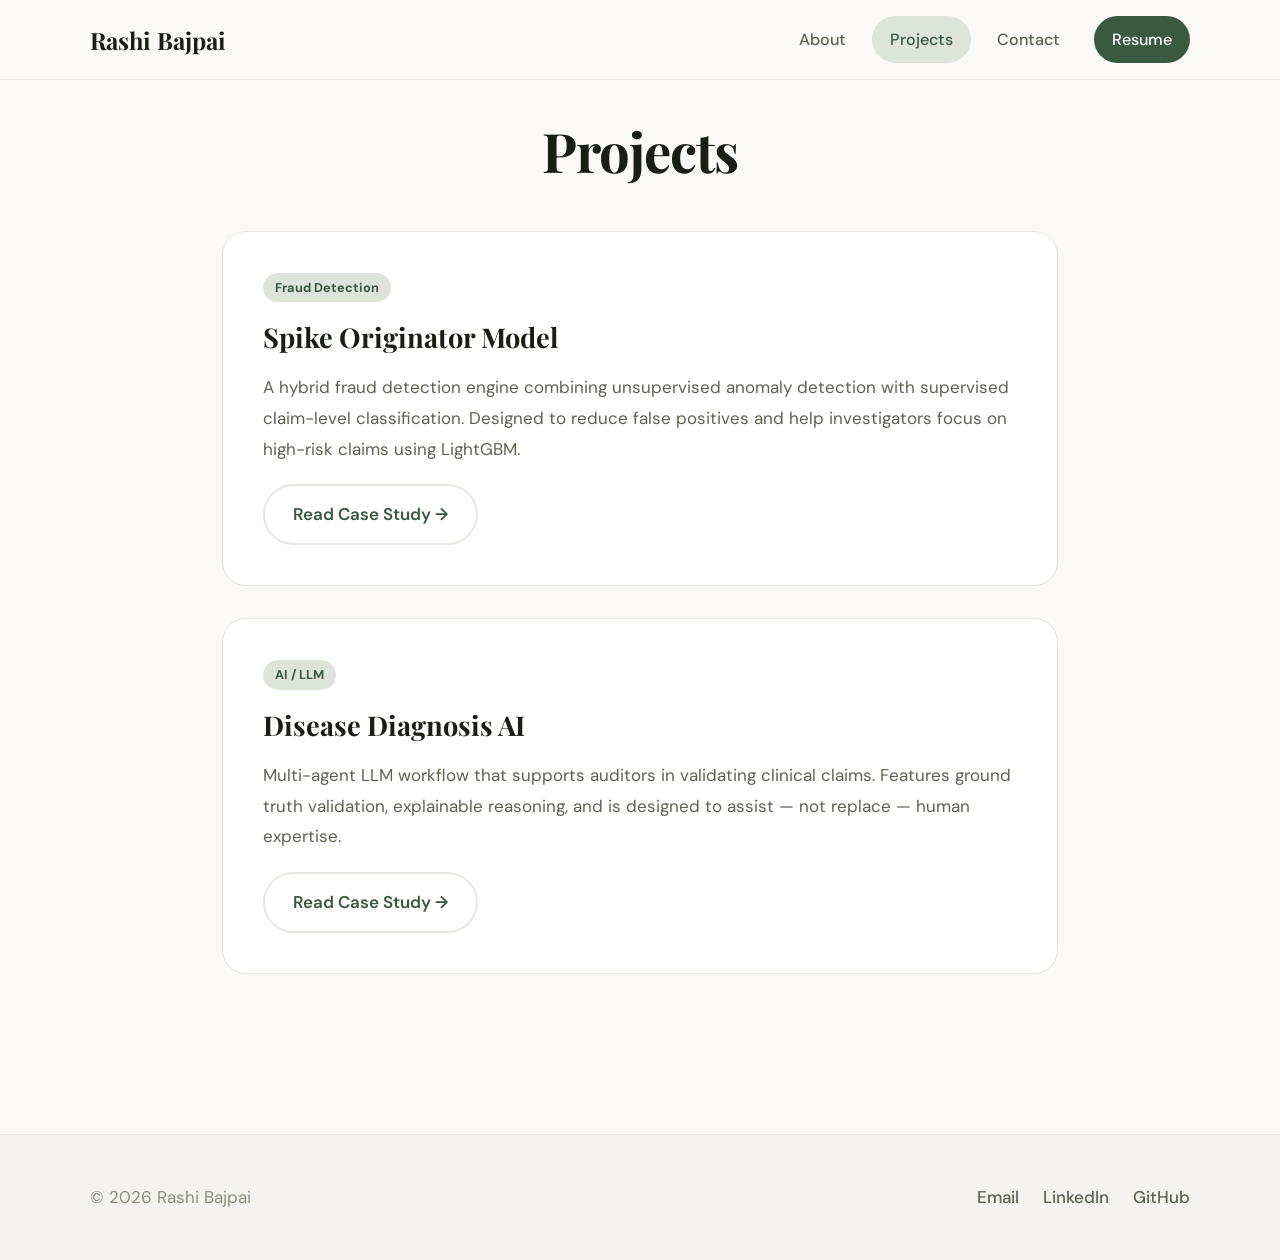
<file: projects.html>
<!DOCTYPE html>
<html lang="en">
<head>
  <meta charset="UTF-8">
  <meta name="viewport" content="width=device-width, initial-scale=1.0">
  <title>Projects — Rashi Bajpai</title>
  <link rel="stylesheet" href="style.css">
  <link rel="preconnect" href="https://fonts.googleapis.com">
  <link rel="preconnect" href="https://fonts.gstatic.com" crossorigin>
  <link href="https://fonts.googleapis.com/css2?family=DM+Sans:wght@400;500;600;700&family=Playfair+Display:wght@600;700&display=swap" rel="stylesheet">
</head>
<body>
  <!-- Navigation -->
  <nav>
    <div class="nav-inner">
      <a href="index.html" class="nav-logo">Rashi Bajpai</a>
      <div class="nav-links">
        <a href="about.html">About</a>
        <a href="projects.html" class="active">Projects</a>
        <a href="contact.html">Contact</a>
        <a href="Rashi_Bajpai_Resume.pdf" class="btn-resume" download>Resume</a>
      </div>
    </div>
  </nav>

  <main class="projects-main">
    <h1 class="hero-title">Projects</h1>
    
    <div class="projects-list">
      <section class="project-block">
        <span class="project-tag">Fraud Detection</span>
        <h2>Spike Originator Model</h2>
        <p>
          A hybrid fraud detection engine combining unsupervised anomaly detection with supervised claim-level classification. 
          Designed to reduce false positives and help investigators focus on high-risk claims using LightGBM.
        </p>
        <a href="project-spike.html" class="btn btn-alt">Read Case Study →</a>
      </section>

      <section class="project-block">
        <span class="project-tag">AI / LLM</span>
        <h2>Disease Diagnosis AI</h2>
        <p>
          Multi-agent LLM workflow that supports auditors in validating clinical claims. Features ground truth validation, 
          explainable reasoning, and is designed to assist — not replace — human expertise.
        </p>
        <a href="project-diagnosis.html" class="btn btn-alt">Read Case Study →</a>
      </section>
    </div>
  </main>

  <!-- Footer -->
  <footer class="footer">
    <div class="footer-inner">
      <div class="footer-name">© 2026 Rashi Bajpai</div>
      <div class="footer-links">
        <a href="mailto:rashibajpai1999@gmail.com">Email</a>
        <a href="https://linkedin.com/in/rashibajpai" target="_blank">LinkedIn</a>
        <a href="https://github.com/rashi211" target="_blank">GitHub</a>
      </div>
    </div>
  </footer>

  <script src="script.js"></script>
</body>
</html>
</file>
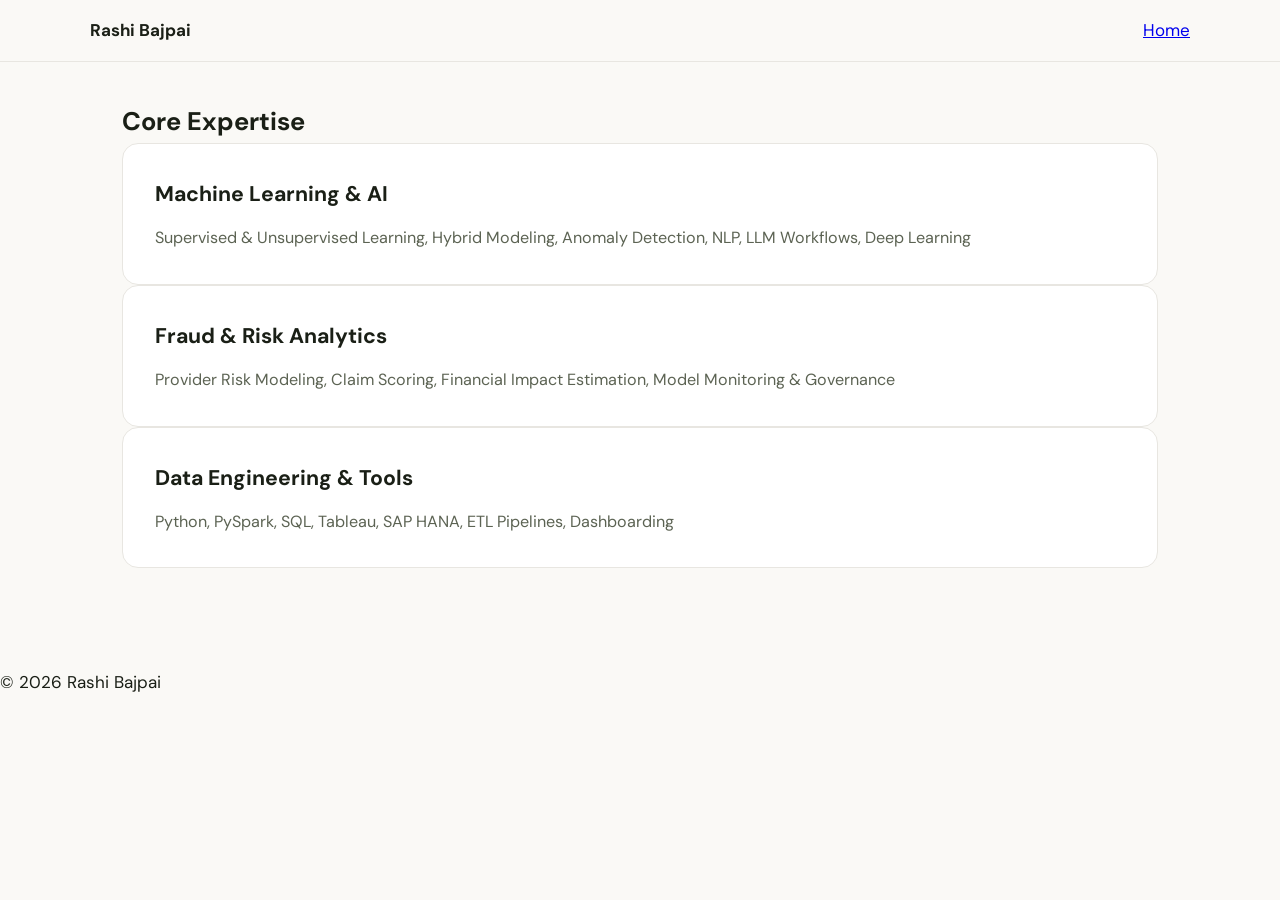
<file: skills.html>
<!DOCTYPE html>
<html>
<head>
<title>Skills</title>
<meta name="viewport" content="width=device-width, initial-scale=1.0">
<link rel="stylesheet" href="style.css">
</head>
<body>

<nav>
<div class="nav-inner">
<strong>Rashi Bajpai</strong>
<div>
<a href="index.html">Home</a>
</div>
</div>
</nav>

<section class="section">
<h2>Core Expertise</h2>

<div class="card">
<h3>Machine Learning & AI</h3>
<p>
Supervised & Unsupervised Learning, Hybrid Modeling,
Anomaly Detection, NLP, LLM Workflows, Deep Learning
</p>
</div>

<div class="card">
<h3>Fraud & Risk Analytics</h3>
<p>
Provider Risk Modeling, Claim Scoring,
Financial Impact Estimation, Model Monitoring & Governance
</p>
</div>

<div class="card">
<h3>Data Engineering & Tools</h3>
<p>
Python, PySpark, SQL, Tableau, SAP HANA,
ETL Pipelines, Dashboarding
</p>
</div>

</section>

<footer>© 2026 Rashi Bajpai</footer>
<script src="script.js"></script>
</body>
</html>
</file>
<file: style.css>
/*
  Professional Portfolio Theme — Dribbble-inspired
  Warm cream + sage green, polished layout, elegant spacing
*/

@import url('https://fonts.googleapis.com/css2?family=DM+Sans:wght@400;500;600;700&family=Playfair+Display:wght@600;700&display=swap');

:root {
  --bg: #faf9f6;
  --bg-alt: #f4f3ef;
  --card-bg: #ffffff;
  --text: #1a1f16;
  --text-light: #5c6353;
  --text-muted: #8a8f7f;
  --accent: #3a5a40;
  --accent-light: #588157;
  --accent-soft: #dde5db;
  --border: #e8e6e1;
  --shadow: 0 4px 24px rgba(58,90,64,0.08);
  --shadow-hover: 0 8px 32px rgba(58,90,64,0.12);
  --radius: 16px;
  --radius-lg: 24px;
}

* { margin: 0; padding: 0; box-sizing: border-box; }
html { font-size: 17px; scroll-behavior: smooth; }
body {
  font-family: 'DM Sans', sans-serif;
  background: var(--bg);
  color: var(--text);
  line-height: 1.7;
  min-height: 100vh;
}

/* ===== NAVIGATION ===== */
nav {
  position: fixed;
  top: 0;
  left: 0;
  right: 0;
  z-index: 100;
  background: rgba(250,249,246,0.92);
  backdrop-filter: blur(12px);
  border-bottom: 1px solid var(--border);
  padding: 16px 32px;
}
.nav-inner {
  max-width: 1100px;
  margin: 0 auto;
  display: flex;
  justify-content: space-between;
  align-items: center;
}
.nav-logo {
  font-family: 'Playfair Display', serif;
  font-size: 1.4rem;
  font-weight: 700;
  color: var(--text);
  text-decoration: none;
}
.nav-links {
  display: flex;
  gap: 8px;
}
.nav-links a {
  color: var(--text-light);
  text-decoration: none;
  font-weight: 500;
  font-size: 0.95rem;
  padding: 10px 18px;
  border-radius: 50px;
  transition: all 0.25s ease;
}
.nav-links a:hover, .nav-links a.active {
  background: var(--accent-soft);
  color: var(--accent);
}
.nav-links .btn-resume {
  background: var(--accent);
  color: #fff !important;
  margin-left: 8px;
}
.nav-links .btn-resume:hover {
  background: var(--accent-light);
}

/* ===== HERO SECTION ===== */
.hero {
  min-height: 100vh;
  display: flex;
  align-items: center;
  padding: 120px 32px 80px;
}
.hero-inner {
  max-width: 1100px;
  margin: 0 auto;
  display: grid;
  grid-template-columns: 1.2fr 0.8fr;
  gap: 60px;
  align-items: center;
}
.hero-content {
  max-width: 580px;
}
.hero-badge {
  display: inline-flex;
  align-items: center;
  gap: 8px;
  background: var(--accent-soft);
  color: var(--accent);
  padding: 8px 18px;
  border-radius: 50px;
  font-size: 0.85rem;
  font-weight: 600;
  margin-bottom: 24px;
}
.hero-badge .dot {
  width: 8px;
  height: 8px;
  background: var(--accent);
  border-radius: 50%;
  animation: pulse 2s infinite;
}
@keyframes pulse {
  0%, 100% { opacity: 1; transform: scale(1); }
  50% { opacity: 0.5; transform: scale(1.3); }
}
.hero-title {
  font-family: 'Playfair Display', serif;
  font-size: 3.2rem;
  font-weight: 700;
  line-height: 1.15;
  margin-bottom: 12px;
  letter-spacing: -1px;
}
.hero-subtitle {
  font-size: 1.5rem;
  font-weight: 600;
  color: var(--accent);
  margin-bottom: 20px;
}
.hero-bio {
  font-size: 1.15rem;
  color: var(--text-light);
  margin-bottom: 32px;
  line-height: 1.8;
}
.hero-cta {
  display: flex;
  gap: 16px;
  flex-wrap: wrap;
}
.hero-image {
  position: relative;
}
.hero-image img {
  width: 100%;
  max-width: 360px;
  border-radius: var(--radius-lg);
  box-shadow: var(--shadow);
}
.hero-image::after {
  content: '';
  position: absolute;
  top: 20px;
  left: 20px;
  right: -20px;
  bottom: -20px;
  background: var(--accent-soft);
  border-radius: var(--radius-lg);
  z-index: -1;
}

/* ===== BUTTONS ===== */
.btn {
  display: inline-flex;
  align-items: center;
  gap: 8px;
  font-family: inherit;
  font-size: 1rem;
  font-weight: 600;
  padding: 14px 28px;
  border-radius: 50px;
  border: none;
  text-decoration: none;
  cursor: pointer;
  transition: all 0.3s ease;
}
.btn-main {
  background: var(--accent);
  color: #fff;
  box-shadow: 0 4px 16px rgba(58,90,64,0.2);
}
.btn-main:hover {
  background: var(--accent-light);
  transform: translateY(-2px);
  box-shadow: 0 6px 24px rgba(58,90,64,0.25);
}
.btn-alt {
  background: var(--card-bg);
  color: var(--accent);
  border: 2px solid var(--border);
}
.btn-alt:hover {
  border-color: var(--accent);
  background: var(--accent-soft);
}

/* ===== SECTIONS ===== */
.section {
  padding: 100px 32px;
  max-width: 1100px;
  margin: 0 auto;
}
.section-alt {
  background: var(--bg-alt);
  padding: 100px 32px;
}
.section-alt .section-inner {
  max-width: 1100px;
  margin: 0 auto;
}
.section-header {
  text-align: center;
  margin-bottom: 56px;
}
.section-label {
  display: inline-block;
  background: var(--accent-soft);
  color: var(--accent);
  padding: 6px 16px;
  border-radius: 50px;
  font-size: 0.8rem;
  font-weight: 700;
  text-transform: uppercase;
  letter-spacing: 1px;
  margin-bottom: 16px;
}
.section-header h2 {
  font-family: 'Playfair Display', serif;
  font-size: 2.4rem;
  font-weight: 700;
  margin-bottom: 12px;
}
.section-header p {
  color: var(--text-light);
  font-size: 1.1rem;
  max-width: 520px;
  margin: 0 auto;
}

/* ===== CARDS ===== */
.card {
  background: var(--card-bg);
  border: 1px solid var(--border);
  border-radius: var(--radius);
  padding: 32px;
  transition: all 0.3s ease;
}
.card:hover {
  box-shadow: var(--shadow-hover);
  transform: translateY(-4px);
  border-color: var(--accent-soft);
}
.card-icon {
  width: 56px;
  height: 56px;
  background: var(--accent-soft);
  color: var(--accent);
  border-radius: 14px;
  display: flex;
  align-items: center;
  justify-content: center;
  font-size: 1.5rem;
  margin-bottom: 20px;
}
.card h3 {
  font-size: 1.25rem;
  font-weight: 700;
  margin-bottom: 12px;
}
.card p {
  color: var(--text-light);
  font-size: 0.95rem;
  line-height: 1.7;
}
.grid-3 {
  display: grid;
  grid-template-columns: repeat(3, 1fr);
  gap: 24px;
}

/* ===== PROJECT CARDS ===== */
.project-card {
  background: var(--card-bg);
  border: 1px solid var(--border);
  border-radius: var(--radius-lg);
  overflow: hidden;
  transition: all 0.3s ease;
}
.project-card:hover {
  box-shadow: var(--shadow-hover);
  transform: translateY(-6px);
}
.project-thumb {
  height: 200px;
  background: linear-gradient(135deg, var(--accent-soft), #e8efe6);
  display: flex;
  align-items: center;
  justify-content: center;
  font-size: 3rem;
}
.project-body {
  padding: 28px;
}
.project-tag {
  display: inline-block;
  background: var(--accent-soft);
  color: var(--accent);
  padding: 4px 12px;
  border-radius: 50px;
  font-size: 0.75rem;
  font-weight: 700;
  margin-bottom: 12px;
}
.project-body h3 {
  font-size: 1.3rem;
  font-weight: 700;
  margin-bottom: 10px;
}
.project-body p {
  color: var(--text-light);
  font-size: 0.95rem;
  margin-bottom: 20px;
  line-height: 1.7;
}
.project-link {
  display: inline-flex;
  align-items: center;
  gap: 6px;
  color: var(--accent);
  font-weight: 600;
  text-decoration: none;
  transition: gap 0.3s;
}
.project-link:hover {
  gap: 12px;
}
.grid-2 {
  display: grid;
  grid-template-columns: repeat(2, 1fr);
  gap: 32px;
}

/* ===== ABOUT PAGE ===== */
.about-main {
  max-width: 800px;
  margin: 0 auto;
  padding: 120px 32px 80px;
}
.about-hero {
  text-align: center;
  margin-bottom: 64px;
}
.about-hero .hero-title {
  font-size: 2.8rem;
  margin-bottom: 20px;
}
.about-hero .hero-bio {
  font-size: 1.15rem;
  max-width: 600px;
  margin: 0 auto;
}
.about-section {
  margin-bottom: 56px;
}
.about-section h2 {
  font-family: 'Playfair Display', serif;
  font-size: 1.6rem;
  font-weight: 700;
  margin-bottom: 20px;
  padding-bottom: 12px;
  border-bottom: 2px solid var(--accent-soft);
}
.highlights-list {
  list-style: none;
  display: flex;
  flex-wrap: wrap;
  gap: 12px;
}
.highlights-list li {
  background: var(--card-bg);
  border: 1px solid var(--border);
  padding: 12px 20px;
  border-radius: 50px;
  font-weight: 500;
  font-size: 0.95rem;
}
.skills-tags {
  display: flex;
  flex-wrap: wrap;
  gap: 10px;
}
.skills-tags span {
  background: var(--accent-soft);
  color: var(--accent);
  padding: 10px 20px;
  border-radius: 50px;
  font-weight: 600;
  font-size: 0.9rem;
  transition: all 0.25s;
}
.skills-tags span:hover {
  background: var(--accent);
  color: #fff;
}
.timeline {
  position: relative;
  padding-left: 28px;
  border-left: 3px solid var(--accent-soft);
}
.timeline-item {
  position: relative;
  margin-bottom: 36px;
  padding-left: 24px;
}
.timeline-item::before {
  content: '';
  position: absolute;
  left: -34px;
  top: 6px;
  width: 14px;
  height: 14px;
  background: var(--accent);
  border-radius: 50%;
  border: 3px solid var(--bg);
}
.timeline-date {
  font-size: 0.85rem;
  font-weight: 700;
  color: var(--accent);
  text-transform: uppercase;
  letter-spacing: 0.5px;
  margin-bottom: 6px;
}
.timeline-role {
  font-size: 1.15rem;
  font-weight: 700;
  margin-bottom: 8px;
}
.timeline-desc {
  color: var(--text-light);
  font-size: 0.95rem;
  line-height: 1.7;
}
.edu-list {
  display: flex;
  flex-direction: column;
  gap: 20px;
}
.edu-item {
  background: var(--card-bg);
  border: 1px solid var(--border);
  border-radius: var(--radius);
  padding: 24px;
}
.edu-degree {
  font-weight: 700;
  font-size: 1.05rem;
  margin-bottom: 4px;
}
.edu-school {
  color: var(--text-muted);
  font-size: 0.9rem;
}

/* ===== PROJECTS PAGE ===== */
.projects-main {
  max-width: 900px;
  margin: 0 auto;
  padding: 120px 32px 80px;
}
.projects-main .hero-title {
  text-align: center;
  margin-bottom: 48px;
}
.projects-list {
  display: flex;
  flex-direction: column;
  gap: 32px;
}
.project-block {
  background: var(--card-bg);
  border: 1px solid var(--border);
  border-radius: var(--radius-lg);
  padding: 40px;
  transition: all 0.3s ease;
}
.project-block:hover {
  box-shadow: var(--shadow-hover);
  transform: translateY(-4px);
}
.project-block h2 {
  font-family: 'Playfair Display', serif;
  font-size: 1.6rem;
  font-weight: 700;
  margin-bottom: 12px;
}
.project-block p {
  color: var(--text-light);
  font-size: 1rem;
  line-height: 1.8;
  margin-bottom: 20px;
}

/* ===== CONTACT PAGE ===== */
.contact-main {
  max-width: 600px;
  margin: 0 auto;
  padding: 120px 32px 80px;
  text-align: center;
}
.contact-main .hero-title {
  margin-bottom: 24px;
}
.contact-links-list {
  display: flex;
  flex-direction: column;
  gap: 16px;
  margin-bottom: 48px;
}
.contact-links-list a {
  display: block;
  background: var(--card-bg);
  border: 1px solid var(--border);
  border-radius: var(--radius);
  padding: 20px;
  color: var(--text);
  text-decoration: none;
  font-weight: 600;
  font-size: 1.05rem;
  transition: all 0.3s ease;
}
.contact-links-list a:hover {
  border-color: var(--accent);
  background: var(--accent-soft);
  color: var(--accent);
}
.contact-form {
  background: var(--card-bg);
  border: 1px solid var(--border);
  border-radius: var(--radius-lg);
  padding: 40px;
  text-align: left;
}
.contact-form label {
  display: block;
  font-weight: 600;
  font-size: 0.9rem;
  margin-bottom: 8px;
  color: var(--text);
}
.contact-form input,
.contact-form textarea {
  width: 100%;
  padding: 14px 18px;
  border: 1.5px solid var(--border);
  border-radius: 12px;
  font-family: inherit;
  font-size: 1rem;
  margin-bottom: 20px;
  background: var(--bg);
  transition: border-color 0.25s;
}
.contact-form input:focus,
.contact-form textarea:focus {
  outline: none;
  border-color: var(--accent);
}
.contact-form .btn {
  width: 100%;
  justify-content: center;
}

/* ===== CASE STUDY PAGES ===== */
.case-main {
  max-width: 800px;
  margin: 0 auto;
  padding: 120px 32px 80px;
}
.case-main .hero-title {
  text-align: center;
  margin-bottom: 48px;
}
.case-section {
  margin-bottom: 48px;
}
.case-section h2 {
  font-family: 'Playfair Display', serif;
  font-size: 1.5rem;
  font-weight: 700;
  margin-bottom: 16px;
  color: var(--accent);
}
.case-section p {
  color: var(--text-light);
  font-size: 1.05rem;
  line-height: 1.8;
  margin-bottom: 16px;
}
.case-section ul {
  list-style: none;
  padding: 0;
}
.case-section ul li {
  position: relative;
  padding-left: 24px;
  margin-bottom: 12px;
  color: var(--text-light);
  font-size: 1rem;
}
.case-section ul li::before {
  content: '→';
  position: absolute;
  left: 0;
  color: var(--accent);
  font-weight: 700;
}
.case-section img {
  display: block;
  margin: 0 auto;
}

/* ===== FOOTER ===== */
.footer {
  background: var(--bg-alt);
  border-top: 1px solid var(--border);
  padding: 48px 32px;
  margin-top: 80px;
}
.footer-inner {
  max-width: 1100px;
  margin: 0 auto;
  display: flex;
  justify-content: space-between;
  align-items: center;
  flex-wrap: wrap;
  gap: 20px;
}
.footer-name {
  font-size: 1rem;
  color: var(--text-muted);
}
.footer-links {
  display: flex;
  gap: 24px;
}
.footer-links a {
  color: var(--text-light);
  text-decoration: none;
  font-weight: 500;
  transition: color 0.25s;
}
.footer-links a:hover {
  color: var(--accent);
}

/* ===== RESPONSIVE ===== */
@media (max-width: 900px) {
  .hero-inner { grid-template-columns: 1fr; text-align: center; }
  .hero-image { display: none; }
  .hero-cta { justify-content: center; }
  .grid-3 { grid-template-columns: 1fr; }
  .grid-2 { grid-template-columns: 1fr; }
  .nav-links { display: none; }
}
@media (max-width: 600px) {
  .hero-title { font-size: 2.2rem; }
  .section, .section-alt { padding: 64px 20px; }
  .about-main, .projects-main, .contact-main, .case-main { padding: 100px 20px 60px; }
  .footer-inner { flex-direction: column; text-align: center; }
}
</file>
